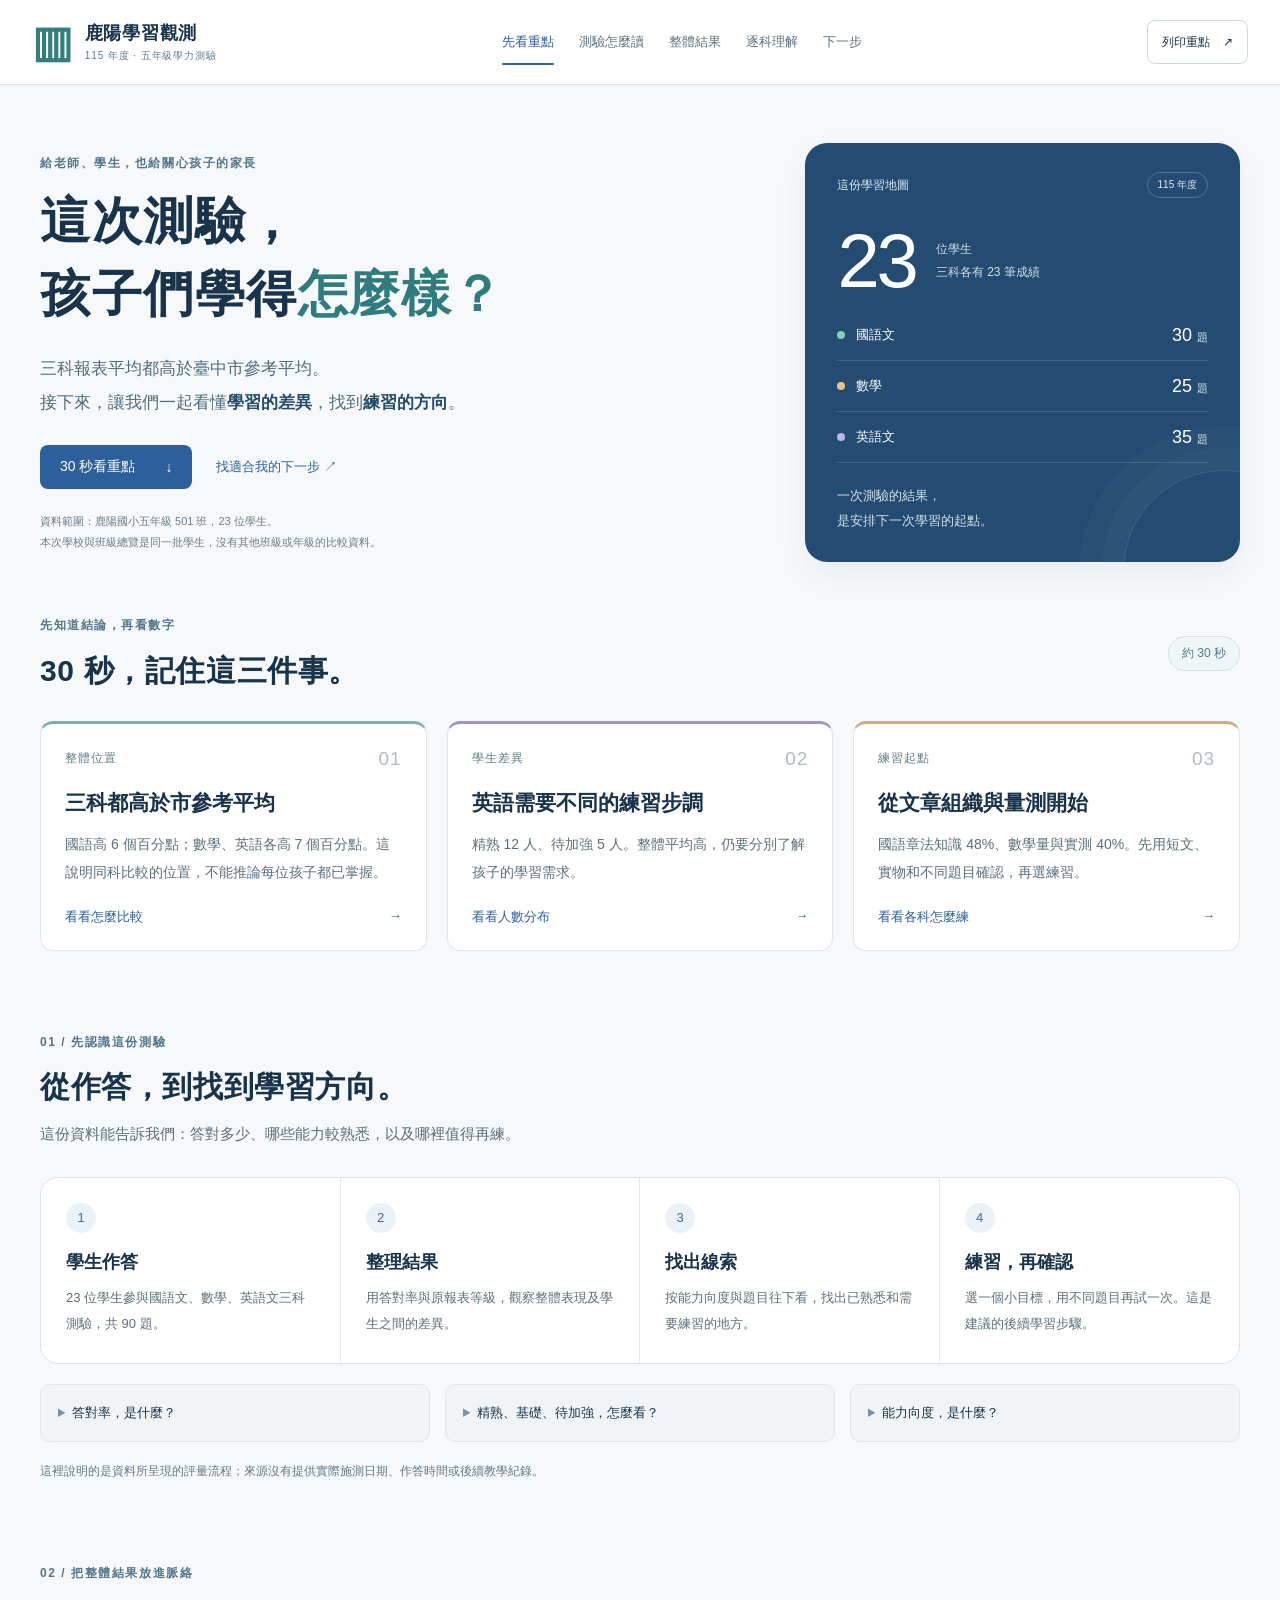
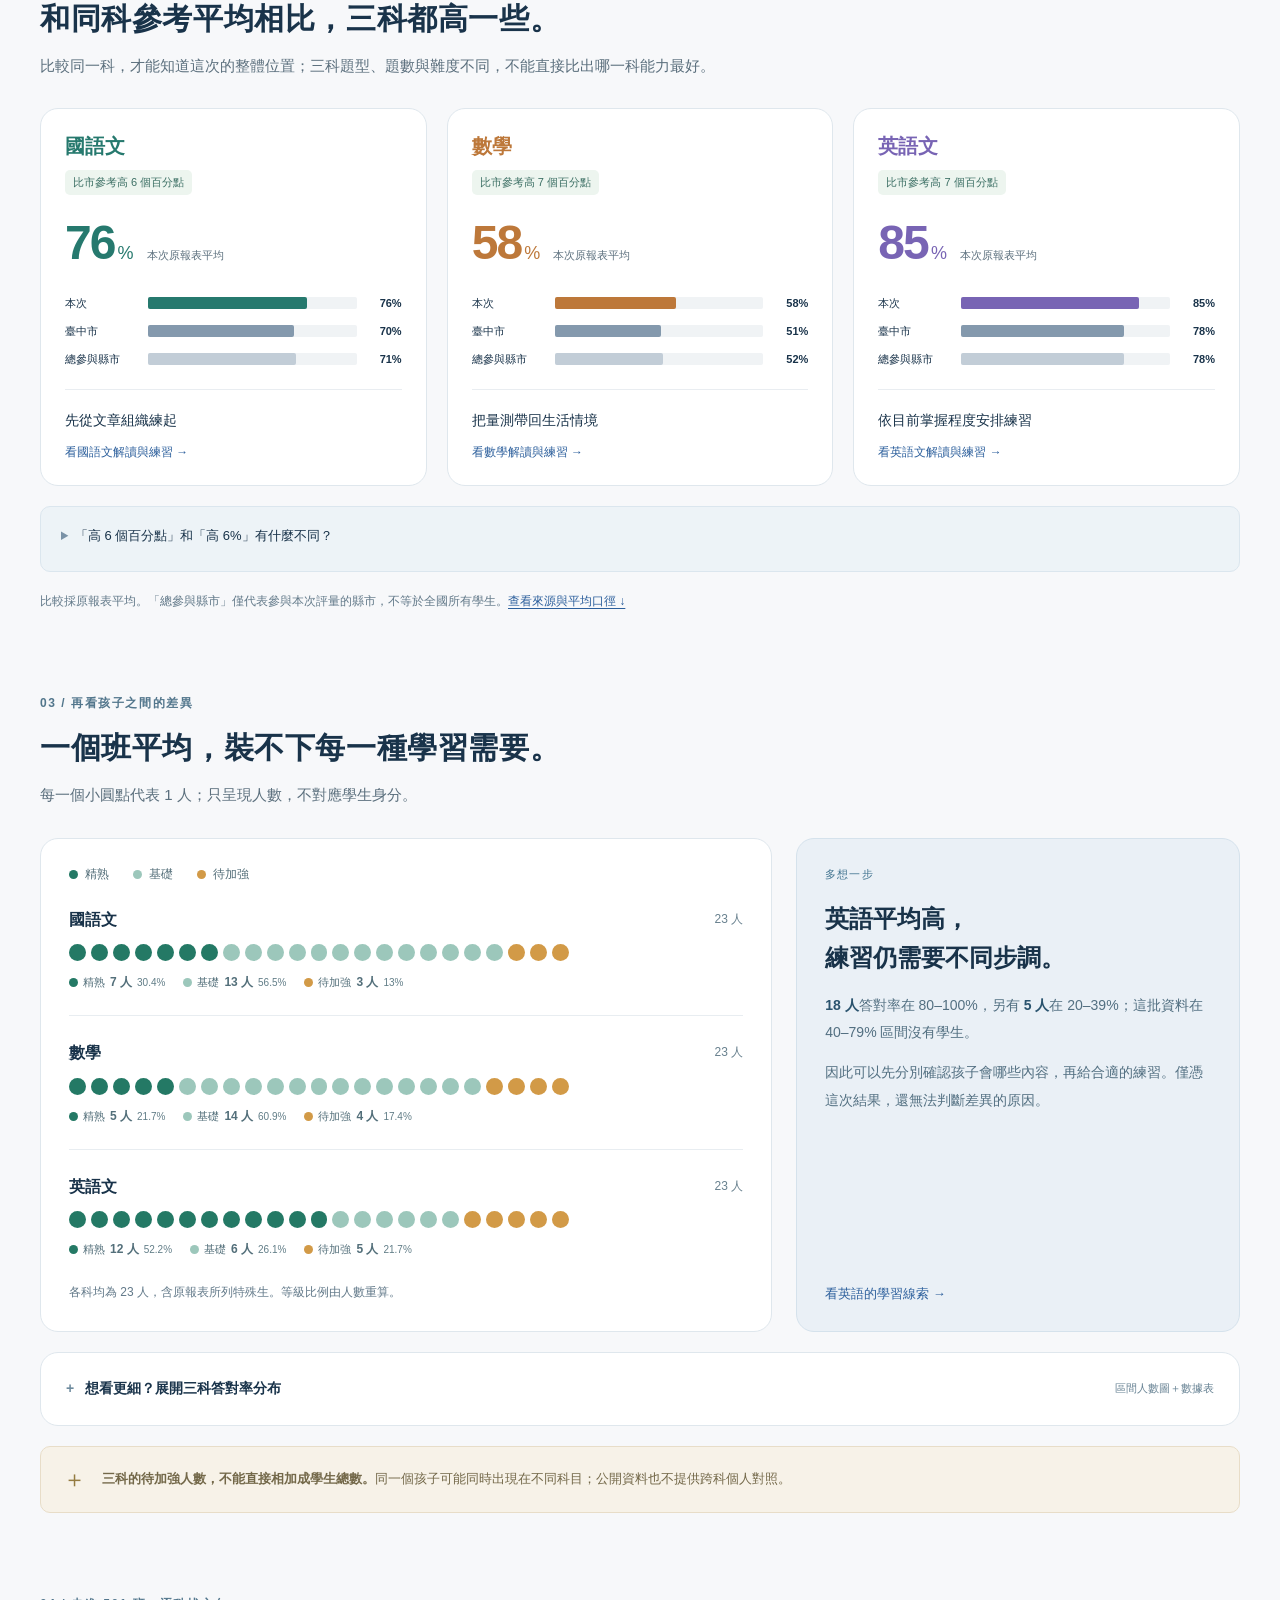
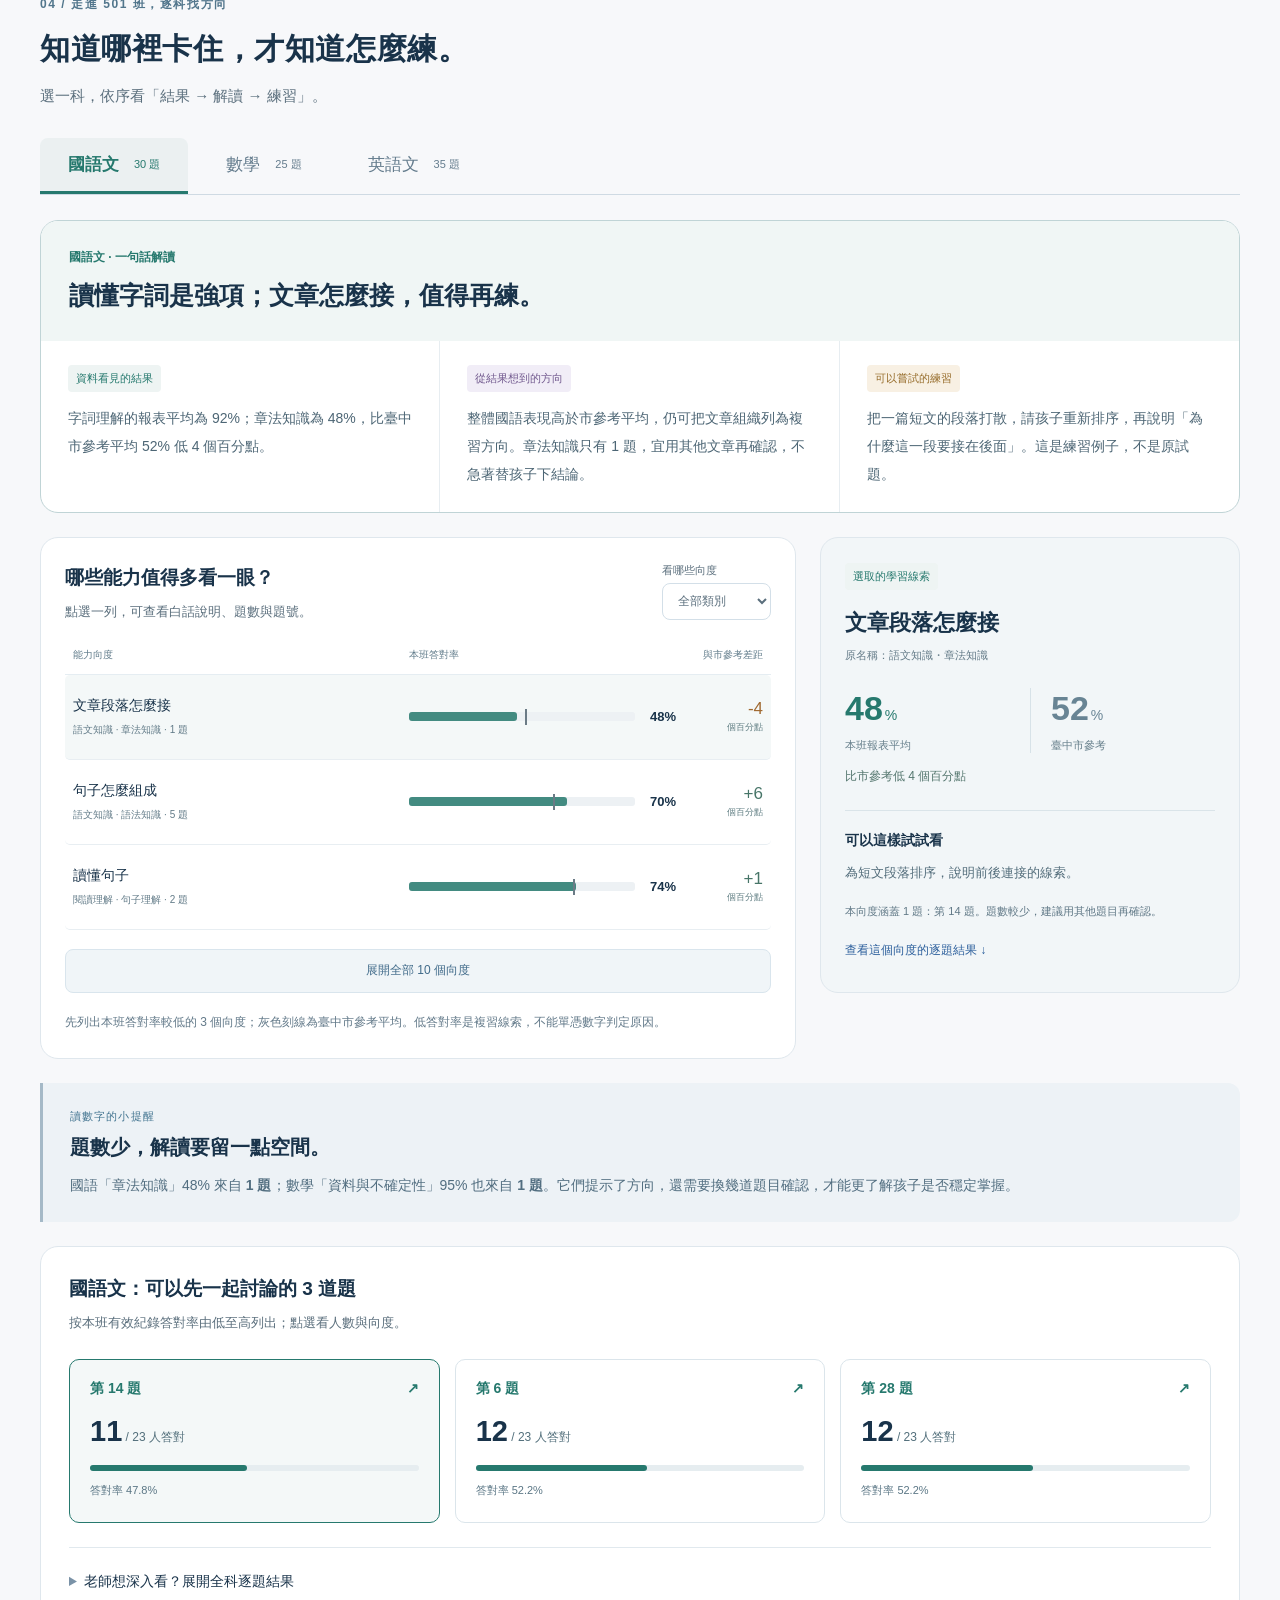
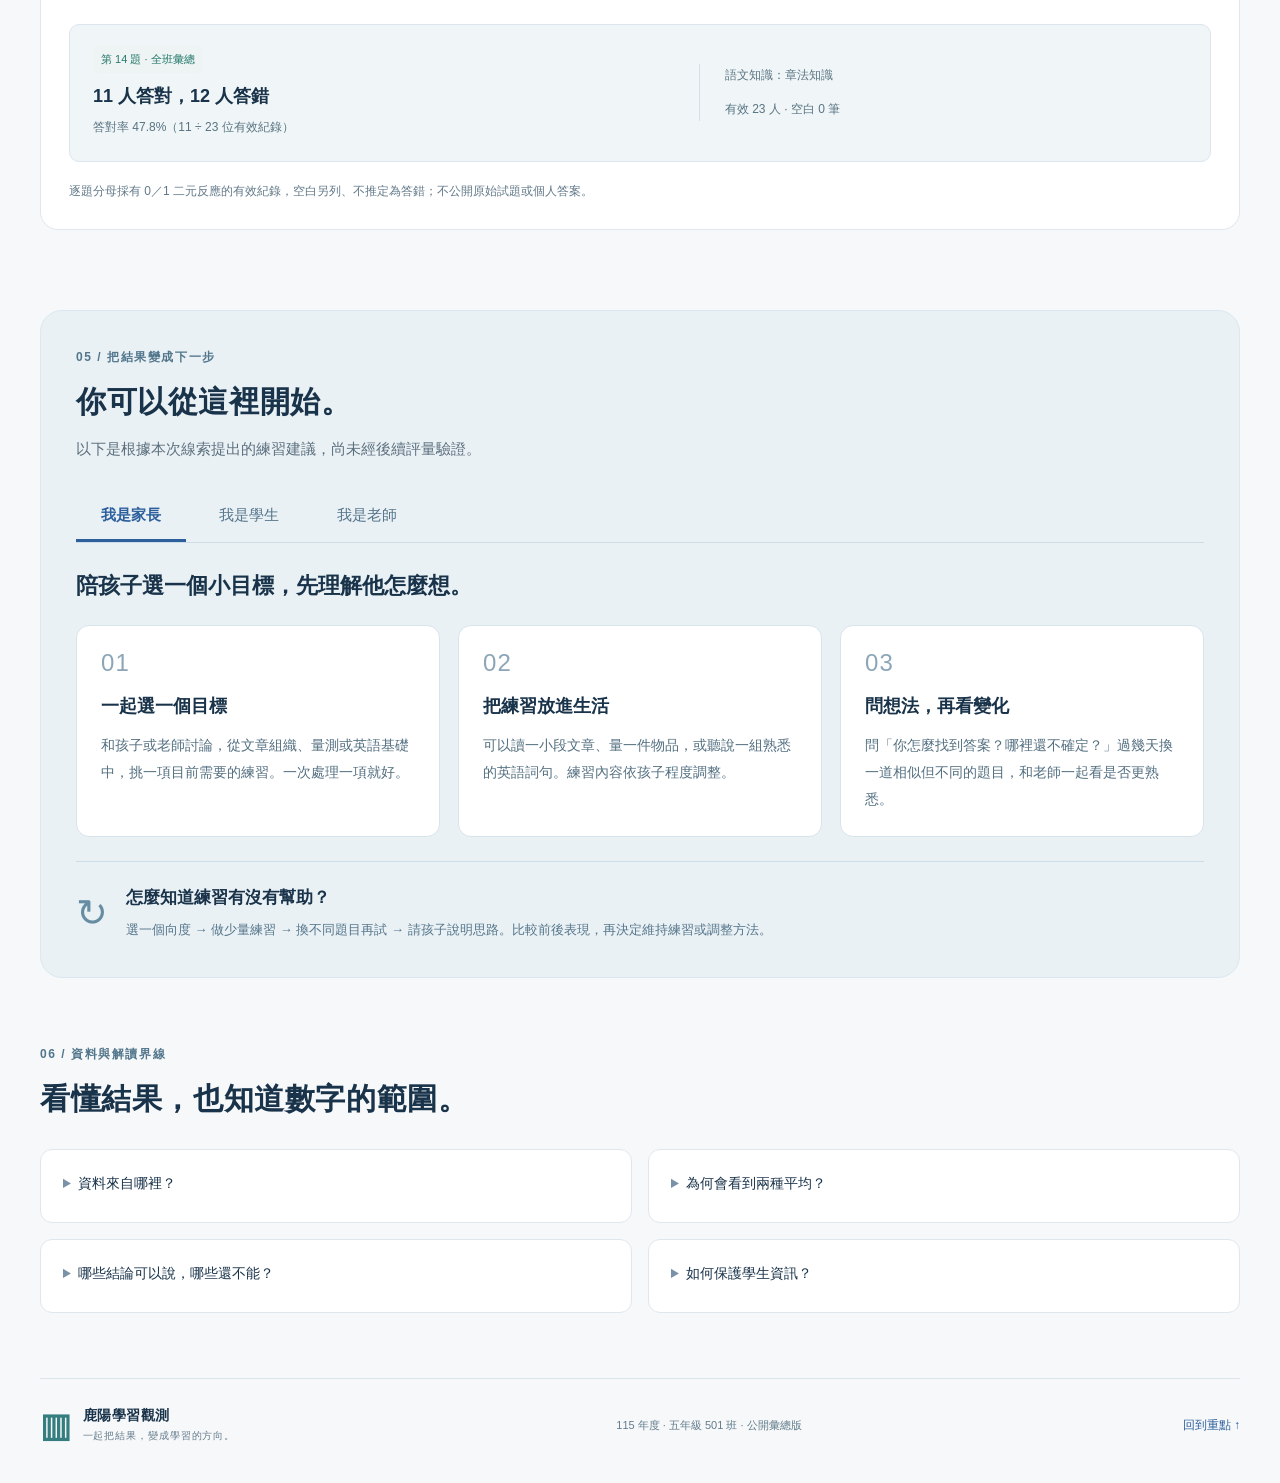
<file: index.html>
<!doctype html>
<html lang="zh-Hant">
<head>
<meta charset="utf-8"><meta name="viewport" content="width=device-width,initial-scale=1"><meta name="theme-color" content="#244c72">
<meta name="description" content="一起讀懂 115 年度鹿陽國小五年級學力測驗：30 秒重點、測驗流程、同科參考比較、班級學習差異，以及老師、學生與家長的下一步。">
<title>一起讀懂學力測驗｜115 年度鹿陽學習觀測</title>
<link rel="icon" href="./favicon.svg" type="image/svg+xml"><link rel="stylesheet" href="./styles.css"><script src="./app.js" defer></script>
</head>
<body>
<a class="skip-link" href="#main">跳到主要內容</a>
<header class="site-header"><div class="header-inner"><a href="#overview" class="brand"><span class="brand-mark" aria-hidden="true">▥</span><span>鹿陽學習觀測<small>115 年度 · 五年級學力測驗</small></span></a><nav aria-label="主要導覽"><a href="#overview">先看重點</a><a href="#how">測驗怎麼讀</a><a href="#school">整體結果</a><a href="#subjects">逐科理解</a><a href="#next">下一步</a></nav><button type="button" class="print-button" id="print-button">列印重點 <span aria-hidden="true">↗</span></button></div></header>
<main id="main">
<div id="loading" role="status">正在整理這次測驗的學習線索…</div>
<div id="dashboard" hidden>
<section class="hero section" id="overview" aria-labelledby="hero-title"><div class="hero-copy"><p class="eyebrow">給老師、學生，也給關心孩子的家長</p><h1 id="hero-title">這次測驗，<br>孩子們學得<span>怎麼樣？</span></h1><p class="hero-lead">三科報表平均都高於臺中市參考平均。<br>接下來，讓我們一起看懂<strong>學習的差異</strong>，找到<strong>練習的方向</strong>。</p><div class="hero-links"><a class="primary-link" href="#quick-read">30 秒看重點 <span aria-hidden="true">↓</span></a><a class="secondary-link" href="#next">找適合我的下一步 ↗</a></div><p class="scope-caption">資料範圍：鹿陽國小五年級 501 班，23 位學生。<br>本次學校與班級總覽是同一批學生，沒有其他班級或年級的比較資料。</p></div><aside class="hero-map" aria-label="本次測驗範圍"><div class="map-top"><span>這份學習地圖</span><span class="pill">115 年度</span></div><div class="map-number"><strong>23</strong><span>位學生<br>三科各有 23 筆成績</span></div><div class="subject-counts"><div><span class="subject-dot chinese"></span><span>國語文</span><strong>30 <small>題</small></strong></div><div><span class="subject-dot math"></span><span>數學</span><strong>25 <small>題</small></strong></div><div><span class="subject-dot english"></span><span>英語文</span><strong>35 <small>題</small></strong></div></div><p>一次測驗的結果，<br>是安排下一次學習的起點。</p></aside></section>
<section id="quick-read" class="quick-section section" aria-labelledby="quick-title"><div class="section-heading"><div><p class="eyebrow">先知道結論，再看數字</p><h2 id="quick-title">30 秒，記住這三件事。</h2></div><span class="reading-label">約 30 秒</span></div><div class="quick-grid" id="quick-cards"></div></section>
<section id="how" class="section" aria-labelledby="how-title"><div class="section-heading"><div><p class="eyebrow">01 / 先認識這份測驗</p><h2 id="how-title">從作答，到找到學習方向。</h2><p>這份資料能告訴我們：答對多少、哪些能力較熟悉，以及哪裡值得再練。</p></div></div><div class="process-grid"><article><span class="step">1</span><h3>學生作答</h3><p>23 位學生參與國語文、數學、英語文三科測驗，共 90 題。</p></article><article><span class="step">2</span><h3>整理結果</h3><p>用答對率與原報表等級，觀察整體表現及學生之間的差異。</p></article><article><span class="step">3</span><h3>找出線索</h3><p>按能力向度與題目往下看，找出已熟悉和需要練習的地方。</p></article><article><span class="step">4</span><h3>練習，再確認</h3><p>選一個小目標，用不同題目再試一次。這是建議的後續學習步驟。</p></article></div><div class="glossary"><details><summary>答對率，是什麼？</summary><p>答對的題目占全部題目的比例。例如 10 題答對 8 題，答對率就是 80%。本網站的「報表平均」直接採用原班平均檔。</p></details><details><summary>精熟、基礎、待加強，怎麼看？</summary><p>這三種等級沿用來源報表的分類，用來觀察不同學習需求。本網站沒有自行以 60 分等分數切分，也不把等級當成孩子的固定標籤。</p></details><details><summary>能力向度，是什麼？</summary><p>把題目按評量內容分類。例如國語的「章法知識」觀察文章組織，數學的「量與實測」觀察量測相關表現。往下會用白話搭配原名稱說明。</p></details></div><p class="footnote">這裡說明的是資料所呈現的評量流程；來源沒有提供實際施測日期、作答時間或後續教學紀錄。</p></section>
<section id="school" class="section" aria-labelledby="school-title"><div class="section-heading"><div><p class="eyebrow">02 / 把整體結果放進脈絡</p><h2 id="school-title">和同科參考平均相比，三科都高一些。</h2><p>比較同一科，才能知道這次的整體位置；三科題型、題數與難度不同，不能直接比出哪一科能力最好。</p></div></div><div class="benchmark-grid" id="benchmark-cards"></div><details class="explain-inline"><summary>「高 6 個百分點」和「高 6%」有什麼不同？</summary><p>以國語文為例，76% − 70% ＝ 6 個百分點，描述兩個百分比相差多少。本網站用「百分點」標示差距，避免和成長率混淆。</p></details><p class="footnote">比較採原報表平均。「總參與縣市」僅代表參與本次評量的縣市，不等於全國所有學生。<a href="#methods">查看來源與平均口徑 ↓</a></p></section>
<section id="learners" class="section" aria-labelledby="learners-title"><div class="section-heading"><div><p class="eyebrow">03 / 再看孩子之間的差異</p><h2 id="learners-title">一個班平均，裝不下每一種學習需要。</h2><p>每一個小圓點代表 1 人；只呈現人數，不對應學生身分。</p></div></div><div class="learners-layout"><article class="panel"><div class="legend"><span><i class="mastery"></i>精熟</span><span><i class="basic"></i>基礎</span><span><i class="support"></i>待加強</span></div><div id="level-chart" class="people-chart"></div><p class="footnote">各科均為 23 人，含原報表所列特殊生。等級比例由人數重算。</p></article><aside class="insight-panel"><span class="insight-label">多想一步</span><h3>英語平均高，<br>練習仍需要不同步調。</h3><p><strong>18 人</strong>答對率在 80–100%，另有<strong> 5 人</strong>在 20–39%；這批資料在 40–79% 區間沒有學生。</p><p>因此可以先分別確認孩子會哪些內容，再給合適的練習。僅憑這次結果，還無法判斷差異的原因。</p><a href="#subjects" data-open-subject="english">看英語的學習線索 →</a></aside></div><details class="panel distribution-panel"><summary><span>想看更細？展開三科答對率分布</span><span class="summary-hint">區間人數圖＋數據表</span></summary><div class="distribution-content"><div class="panel-heading"><div><h3>每個答對率區間，有多少人？</h3><p>區間分布與學習等級是兩種不同分類。</p></div><label>顯示科目<select id="distribution-filter"><option value="all">全部科目</option><option value="chinese">國語文</option><option value="math">數學</option><option value="english">英語文</option></select></label></div><div id="distribution-chart"></div><div class="table-scroll" id="distribution-table"></div></div></details><div class="one-more-note"><span aria-hidden="true">＋</span><p><strong>三科的待加強人數，不能直接相加成學生總數。</strong>同一個孩子可能同時出現在不同科目；公開資料也不提供跨科個人對照。</p></div></section>
<section id="subjects" class="section" aria-labelledby="subjects-title"><div class="section-heading"><div><p class="eyebrow">04 / 走進 501 班，逐科找方向</p><h2 id="subjects-title">知道哪裡卡住，才知道怎麼練。</h2><p>選一科，依序看「結果 → 解讀 → 練習」。</p></div></div><div id="subject-tabs" class="subject-tabs" aria-label="切換分析科目"></div><article class="subject-story" id="subject-story" aria-live="polite"></article><div class="subject-detail-grid"><article class="panel skills-panel"><div class="panel-heading"><div><h3 id="skill-heading">哪些能力值得多看一眼？</h3><p>點選一列，可查看白話說明、題數與題號。</p></div><label>看哪些向度<select id="dimension-group"></select></label></div><div class="skill-key"><span>能力向度</span><span>本班答對率</span><span>與市參考差距</span></div><div id="dimension-chart"></div><button class="expand-button" id="expand-dimensions" type="button" aria-expanded="false">展開全部向度</button><p class="footnote">先列出本班答對率較低的 3 個向度；灰色刻線為臺中市參考平均。低答對率是複習線索，不能單憑數字判定原因。</p></article><aside class="dimension-detail panel" id="dimension-detail" aria-live="polite"></aside></div><article class="evidence-note"><span class="insight-label">讀數字的小提醒</span><h3>題數少，解讀要留一點空間。</h3><p>國語「章法知識」48% 來自 <strong>1 題</strong>；數學「資料與不確定性」95% 也來自 <strong>1 題</strong>。它們提示了方向，還需要換幾道題目確認，才能更了解孩子是否穩定掌握。</p></article><article class="panel hard-panel"><div class="panel-heading"><div><h3 id="hard-heading">可以先一起討論的 3 道題</h3><p>按本班有效紀錄答對率由低至高列出；點選看人數與向度。</p></div></div><div class="hard-grid" id="hard-items"></div><details id="question-explorer"><summary>老師想深入看？展開全科逐題結果</summary><div class="question-controls"><label>題目範圍<select id="question-filter"><option value="all">全部題目</option><option value="dimension">目前選取向度</option></select></label><label>排列<select id="question-sort"><option value="original">依題號</option><option value="ascending">答對率由低至高</option></select></label></div><div class="question-grid" id="question-grid"></div></details><div class="question-detail" id="question-detail" aria-live="polite"></div><p class="footnote">逐題分母採有 0／1 二元反應的有效紀錄，空白另列、不推定為答錯；不公開原始試題或個人答案。</p></article></section>
<section id="next" class="section next-section" aria-labelledby="next-title"><div class="section-heading"><div><p class="eyebrow">05 / 把結果變成下一步</p><h2 id="next-title">你可以從這裡開始。</h2><p>以下是根據本次線索提出的練習建議，尚未經後續評量驗證。</p></div></div><div class="audience-tabs" id="audience-tabs" aria-label="依身分查看建議"><button type="button" data-role="parent" aria-pressed="true">我是家長</button><button type="button" data-role="student" aria-pressed="false">我是學生</button><button type="button" data-role="teacher" aria-pressed="false">我是老師</button></div><div id="audience-content" aria-live="polite"></div><div class="review-strip"><span class="review-icon" aria-hidden="true">↻</span><div><h3>怎麼知道練習有沒有幫助？</h3><p>選一個向度 → 做少量練習 → 換不同題目再試 → 請孩子說明思路。比較前後表現，再決定維持練習或調整方法。</p></div></div></section>
<section id="methods" class="section methods-section" aria-labelledby="methods-title"><div class="section-heading"><div><p class="eyebrow">06 / 資料與解讀界線</p><h2 id="methods-title">看懂結果，也知道數字的範圍。</h2></div></div><div class="methods-grid"><details class="panel"><summary>資料來自哪裡？</summary><p>115 年度鹿陽國小五年級 501 班，國語文、數學、英語文三科各 23 筆。主要來源為各科「班平均」「各校等級資料」「答對率」「作答反應」Excel，於本機整理成彙總。</p><p id="context-note"></p><p><a href="https://clive520.github.io/lyps-assessment-115/" target="_blank" rel="noopener">查看參考分析網站 ↗</a></p></details><details class="panel"><summary>為何會看到兩種平均？</summary><p id="method-average"></p><div class="table-scroll" id="average-table"></div><p>整體比較和能力向度採「原報表平均」；等級與匿名分布採 23 筆學生紀錄。不同口徑分別標示，不互相替換。</p></details><details class="panel"><summary>哪些結論可以說，哪些還不能？</summary><p>可以描述這次的答對率、分布、題目及參考平均差距。單次成績不能證明進步或退步，也不能直接推論孩子的學習態度、造成差異的原因或教學成效。</p><p>白話解讀與練習例子是本網站提出的建議，並非官方診斷、原試題或已實施的教學紀錄。</p></details><details class="panel"><summary>如何保護學生資訊？</summary><p>公開版只保存彙總平均、人數、向度及逐題統計。不公開姓名、性別、座號、個人 PR、個別成績或跨科個人對照；原始 Excel、PDF 不上傳。</p><p>缺漏紀錄不補造。題目中的空白反應另列，不視為已答錯。</p></details></div></section>
<footer><a class="brand" href="#overview"><span class="brand-mark" aria-hidden="true">▥</span><span>鹿陽學習觀測<small>一起把結果，變成學習的方向。</small></span></a><p>115 年度 · 五年級 501 班 · 公開彙總版</p><a href="#overview">回到重點 ↑</a></footer>
</div><noscript><p class="error-message">請啟用 JavaScript 以顯示圖表與科目解讀。</p></noscript>
</main></body></html>
</file>
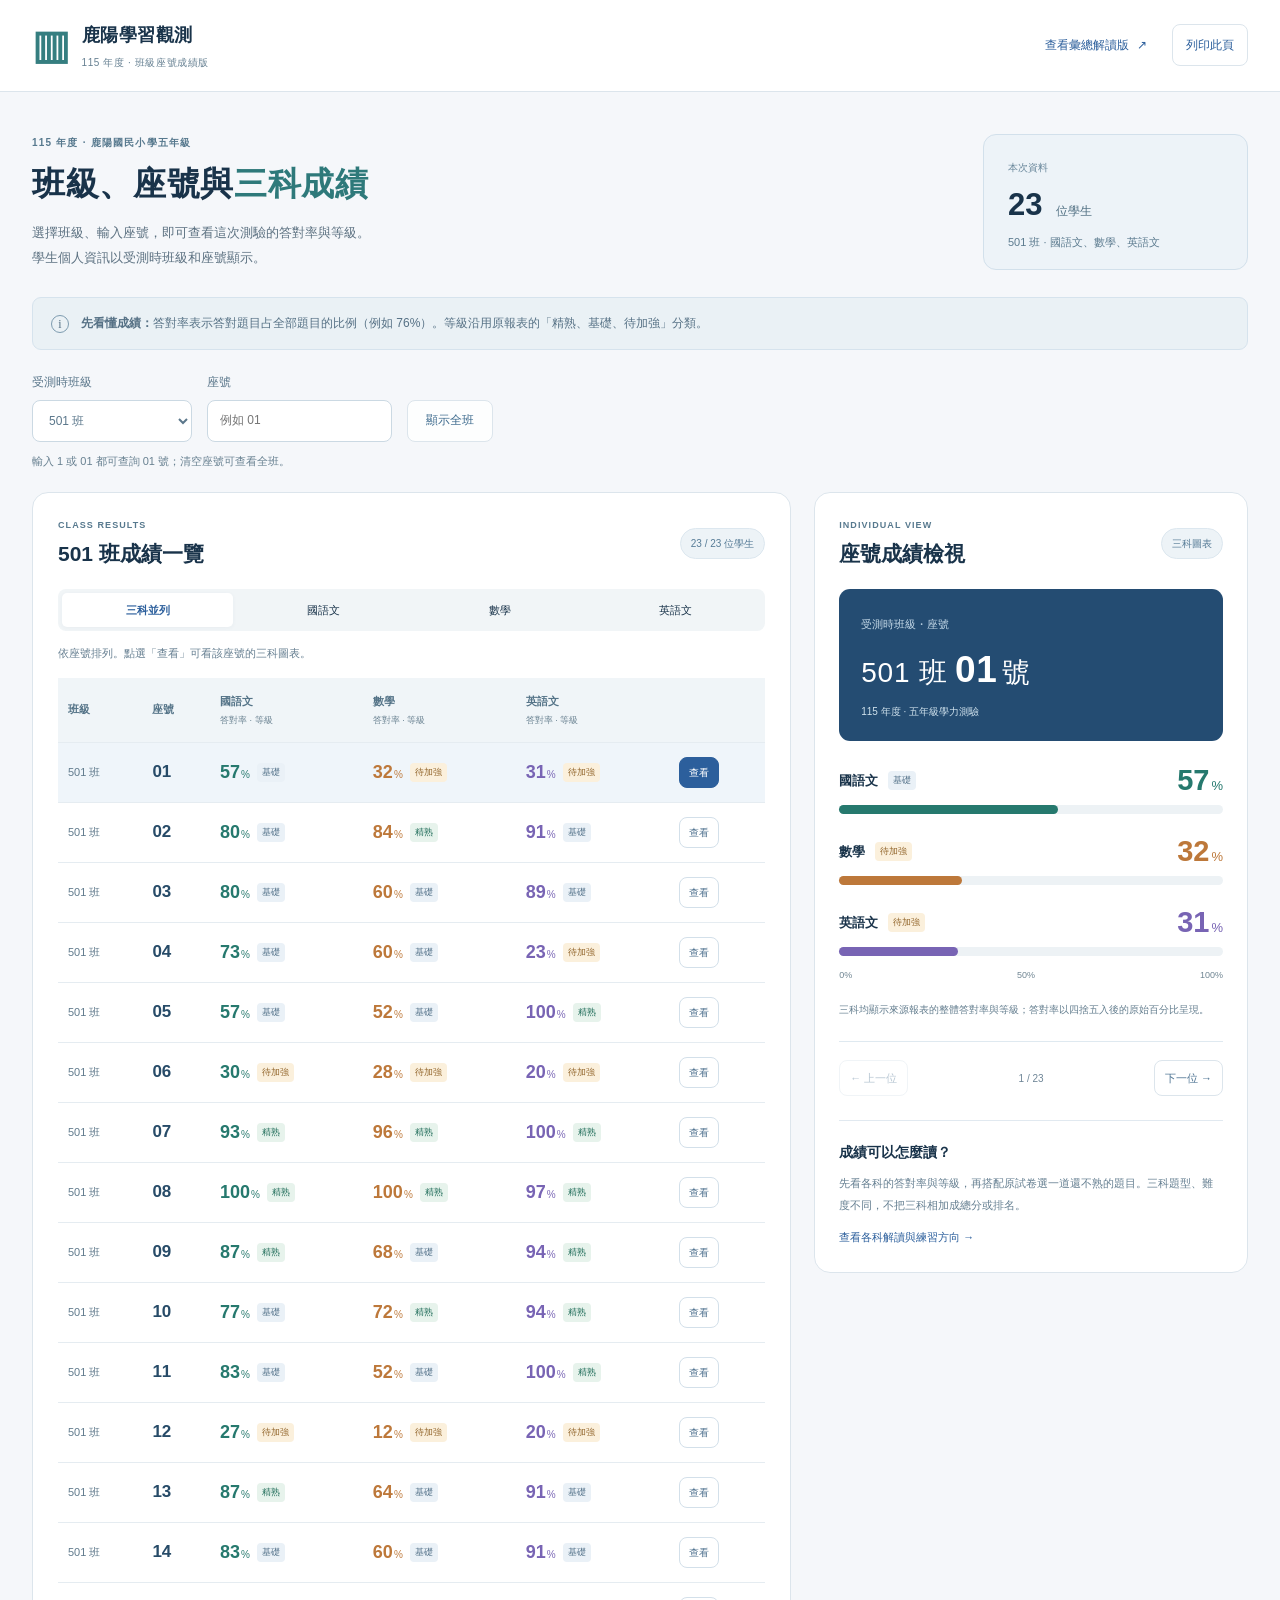
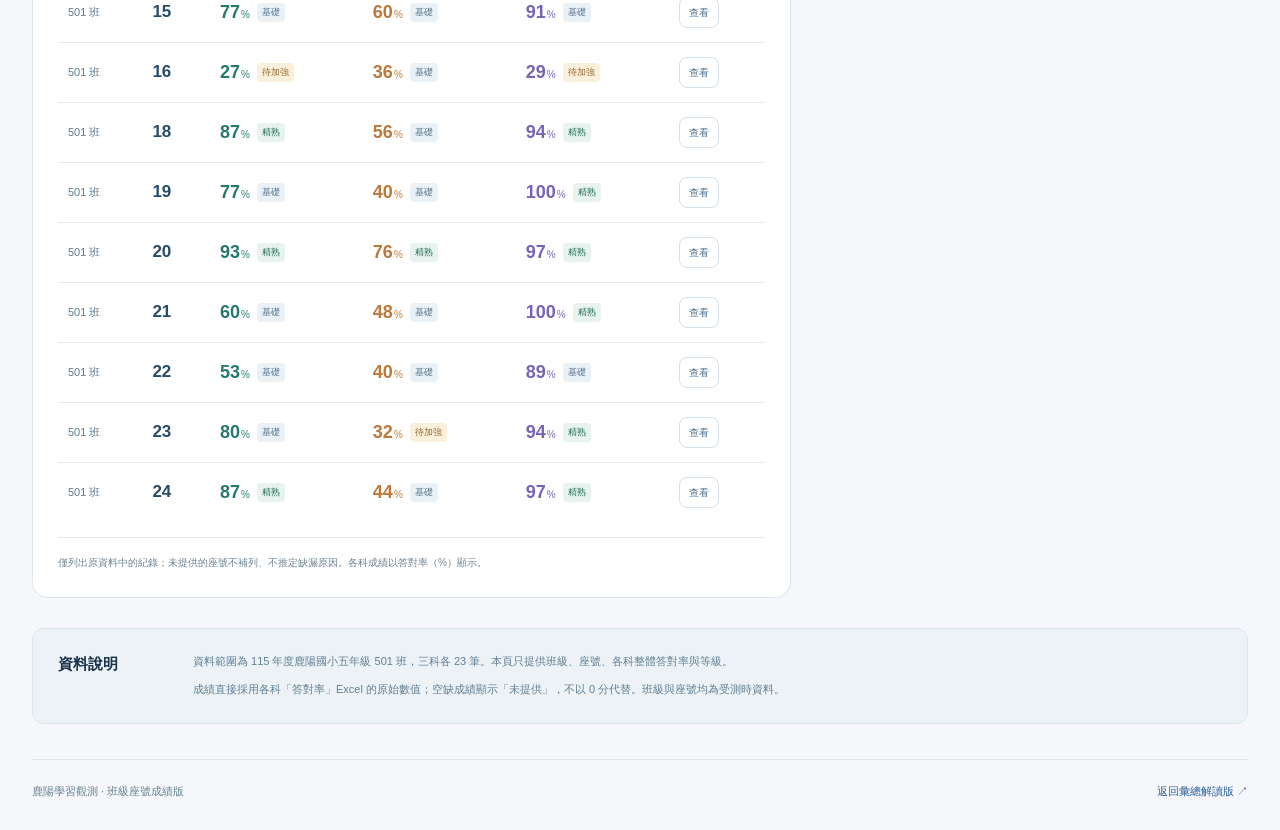
<file: class-results.html>
<!doctype html>
<html lang="zh-Hant">
<head>
  <meta charset="utf-8">
  <meta name="viewport" content="width=device-width,initial-scale=1">
  <meta name="theme-color" content="#244c72">
  <meta name="description" content="115 年度鹿陽國小五年級學力測驗班級座號成績版，以班級與座號查看國語文、數學、英語文答對率及等級。">
  <title>班級座號成績版｜115 年度鹿陽學習觀測</title>
  <link rel="icon" href="./favicon.svg" type="image/svg+xml">
  <link rel="stylesheet" href="./class-results.css">
  <script src="./class-results.js" defer></script>
</head>
<body>
  <a class="skip-link" href="#main">跳到成績查詢</a>
  <header class="site-header"><div class="header-inner">
    <a class="brand" href="./index.html"><span class="brand-mark" aria-hidden="true">▥</span><span>鹿陽學習觀測<small>115 年度 · 班級座號成績版</small></span></a>
    <div class="header-actions"><a href="./index.html" class="back-link">查看彙總解讀版 <span aria-hidden="true">↗</span></a><button type="button" id="print-button">列印此頁</button></div>
  </div></header>
  <main id="main">
    <section class="page-intro" aria-labelledby="page-heading">
      <div><p class="eyebrow">115 年度 · 鹿陽國民小學五年級</p><h1 id="page-heading">班級、座號與<span>三科成績</span></h1><p class="intro-text">選擇班級、輸入座號，即可查看這次測驗的答對率與等級。<br>學生個人資訊以受測時班級和座號顯示。</p></div>
      <div class="scope-card"><span>本次資料</span><strong id="scope-count">23 <small>位學生</small></strong><p id="scope-description">501 班 · 國語文、數學、英語文</p></div>
    </section>
    <div class="score-explainer"><span class="info-icon" aria-hidden="true">i</span><p><strong>先看懂成績：</strong>答對率表示答對題目占全部題目的比例（例如 76%）。等級沿用原報表的「精熟、基礎、待加強」分類。</p></div>
    <div id="loading" role="status">正在載入成績…</div>
    <div id="results-app" hidden>
      <section class="filters-panel" aria-label="篩選班級與座號">
        <div class="filter-fields"><label for="class-filter">受測時班級<select id="class-filter"></select></label><label for="seat-search" class="seat-field">座號<input id="seat-search" type="search" inputmode="numeric" autocomplete="off" maxlength="2" placeholder="例如 01" aria-describedby="seat-help"></label><button id="reset-filters" type="button">顯示全班</button></div>
        <p id="seat-help">輸入 1 或 01 都可查詢 01 號；清空座號可查看全班。</p>
      </section>
      <div class="results-layout">
        <section class="roster-panel panel" aria-labelledby="roster-heading">
          <div class="panel-heading"><div><p class="eyebrow">CLASS RESULTS</p><h2 id="roster-heading">班級成績一覽</h2></div><span class="result-count" id="result-count" role="status" aria-live="polite"></span></div>
          <div class="subject-view" id="subject-view" aria-label="顯示科目"><button type="button" data-subject="all" aria-pressed="true">三科並列</button><button type="button" data-subject="chinese" aria-pressed="false">國語文</button><button type="button" data-subject="math" aria-pressed="false">數學</button><button type="button" data-subject="english" aria-pressed="false">英語文</button></div>
          <p class="table-hint" id="roster-hint">依座號排列。點選「查看」可看該座號的三科圖表。</p>
          <div class="table-scroll desktop-roster"><table id="results-table"><caption class="sr-only">依班級座號排列的測驗答對率與等級</caption><thead id="results-head"></thead><tbody id="results-body"></tbody></table></div>
          <div class="mobile-roster" id="mobile-roster"></div>
          <div class="empty-state" id="empty-state" hidden><span aria-hidden="true">⌕</span><h3>沒有符合的座號</h3><p>請輸入原資料中提供的座號，或按「顯示全班」重新查看。</p></div>
          <p class="source-note">僅列出原資料中的紀錄；未提供的座號不補列、不推定缺漏原因。各科成績以答對率（%）顯示。</p>
        </section>
        <aside class="student-panel panel" aria-labelledby="student-heading">
          <div class="panel-heading"><div><p class="eyebrow">INDIVIDUAL VIEW</p><h2 id="student-heading">座號成績檢視</h2></div><span class="view-badge">三科圖表</span></div>
          <div id="student-detail" aria-live="polite"></div>
          <div class="student-navigation" id="student-navigation"><button type="button" id="previous-student" aria-label="查看上一個座號">← 上一位</button><span id="student-position"></span><button type="button" id="next-student" aria-label="查看下一個座號">下一位 →</button></div>
          <button type="button" id="back-to-roster" class="return-roster">回到班級成績一覽 ↑</button>
          <div class="detail-guide"><h3>成績可以怎麼讀？</h3><p>先看各科的答對率與等級，再搭配原試卷選一道還不熟的題目。三科題型、難度不同，不把三科相加成總分或排名。</p><a href="./index.html#subjects">查看各科解讀與練習方向 →</a></div>
        </aside>
      </div>
      <section class="data-note" aria-labelledby="data-note-heading"><h2 id="data-note-heading">資料說明</h2><div><p>資料範圍為 115 年度鹿陽國小五年級 501 班，三科各 23 筆。本頁只提供班級、座號、各科整體答對率與等級。</p><p>成績直接採用各科「答對率」Excel 的原始數值；空缺成績顯示「未提供」，不以 0 分代替。班級與座號均為受測時資料。</p></div></section>
    </div>
    <noscript><p class="load-error">請啟用 JavaScript 以顯示成績。</p></noscript>
    <footer><span>鹿陽學習觀測 · 班級座號成績版</span><a href="./index.html">返回彙總解讀版 ↗</a></footer>
  </main>
</body>
</html>
</file>
<file: styles.css>
@charset "UTF-8";
:root{--bg:#f7f8fa;--ink:#19334a;--muted:#5b6f7d;--line:#dfe7ed;--blue:#2c5f9c;--mastery:#247965;--basic:#9cc7bb;--support:#d29a47;--radius:18px;font-family:"Segoe UI","Noto Sans TC","Microsoft JhengHei",sans-serif;color:var(--ink);background:var(--bg);font-size:16px}
*{box-sizing:border-box}html{scroll-behavior:smooth;scroll-padding-top:108px}body{margin:0}a{color:inherit;text-decoration:none}button,select{font:inherit;color:inherit;min-height:44px}button{cursor:pointer;border:0}button:focus-visible,a:focus-visible,select:focus-visible,summary:focus-visible{outline:3px solid #b87b23;outline-offset:4px}h1,h2,h3,h4,p{margin:0}p{line-height:1.95}h2{font-size:30px;line-height:1.5;letter-spacing:.02em}h3{font-size:21px;line-height:1.6}h4{font-size:17px;line-height:1.6}small{font-weight:400}select{border:1px solid #d3dfe8;border-radius:8px;background:white;padding:9px 28px 9px 11px;font-size:13px;max-width:100%}label{display:flex;align-items:center;gap:9px;font-size:13px;color:var(--muted)}summary{cursor:pointer;line-height:1.7;font-weight:600;min-height:36px;padding:4px 0}summary::marker{color:#7a92a7}details>p{font-size:14px;line-height:1.95;margin-top:14px;color:var(--muted)}details>p a,.footnote a{color:var(--blue);text-decoration:underline;text-underline-offset:3px}[hidden]{display:none!important}.skip-link{position:fixed;left:10px;top:8px;padding:14px 20px;color:white;background:var(--ink);z-index:30;transform:translateY(-150%)}.skip-link:focus{transform:none}
.site-header{position:sticky;top:0;background:#ffffffef;backdrop-filter:blur(14px);border-bottom:1px solid var(--line);z-index:15}.header-inner{max-width:1304px;padding:0 32px;height:84px;margin:auto;display:flex;align-items:center;justify-content:space-between;gap:20px}.brand{display:flex;gap:11px;align-items:center;font-size:18px;font-weight:750;letter-spacing:.04em;white-space:nowrap}.brand small{display:block;font-size:10px;color:#627b8b;letter-spacing:.09em;margin-top:4px}.brand-mark{font-size:43px;line-height:1;color:#357e80}.site-header nav{display:flex;align-items:center;gap:25px;font-size:13px;color:#5c7181}.site-header nav a{position:relative;white-space:nowrap;padding:31px 0}.site-header nav a:hover,.site-header nav a.active{color:var(--blue)}.site-header nav a.active:after{content:"";position:absolute;bottom:17px;left:0;right:0;height:2px;background:var(--blue);border-radius:4px}.print-button{padding:10px 14px;border:1px solid #cad9e5;border-radius:8px;background:white;font-size:12px;white-space:nowrap}.print-button span{margin-left:10px}main{max-width:1264px;margin:auto;padding:0 32px}.section{padding:80px 0 0}.section-heading{display:flex;justify-content:space-between;align-items:center;gap:24px;margin-bottom:28px}.section-heading p:not(.eyebrow){color:var(--muted);font-size:15px;margin-top:10px;max-width:860px}.eyebrow{font-size:12px;letter-spacing:.13em;color:#52768c;font-weight:650;margin-bottom:10px}.reading-label{font-size:12px;border:1px solid #d4e1e8;background:#f0f5f8;padding:8px 13px;border-radius:40px;white-space:nowrap;color:#55778a}
.hero{padding-top:58px;display:grid;grid-template-columns:1.6fr 1fr;gap:70px;align-items:center}.hero h1{font-size:50px;line-height:1.45;letter-spacing:.03em;font-weight:750}.hero h1 span{color:#2e7c7d}.hero-lead{font-size:17px;color:#516c7c;line-height:2;margin-top:22px}.hero-lead strong{color:#254d69;font-weight:650}.hero-links{display:flex;gap:24px;align-items:center;margin-top:25px}.primary-link{display:flex;justify-content:space-between;gap:30px;align-items:center;background:var(--blue);color:white;border-radius:8px;padding:13px 20px;font-size:14px}.primary-link:hover{background:#244b80}.secondary-link{font-size:13px;color:var(--blue)}.scope-caption{font-size:11px;color:#697e89;line-height:1.9;margin-top:22px}.hero-map{border-radius:22px;background:#244c72;color:white;padding:29px 32px;box-shadow:0 12px 32px #244c7210;position:relative;overflow:hidden}.hero-map:after{content:"";position:absolute;width:200px;height:200px;right:-85px;bottom:-110px;border:1px solid #a4c5d02e;border-radius:50%;box-shadow:0 0 0 22px #a4c5d008,0 0 0 44px #a4c5d008;pointer-events:none}.map-top{display:flex;justify-content:space-between;align-items:center;gap:20px;font-size:12px;color:#dcebf2}.pill{font-size:10px;border:1px solid #91adbf66;padding:5px 10px;border-radius:40px;white-space:nowrap}.map-number{display:flex;gap:20px;align-items:center;margin:21px 0 22px}.map-number>strong{font-size:76px;line-height:1.1;font-weight:500;letter-spacing:-.04em}.map-number>span{font-size:12px;line-height:1.9;color:#cee0eb}.subject-counts{display:grid;gap:15px}.subject-counts>div{display:flex;align-items:center;font-size:13px;border-bottom:1px solid #c2deee29;padding-bottom:14px;gap:11px}.subject-counts strong{margin-left:auto;font-size:18px;font-weight:500}.subject-counts small{font-size:11px;color:#d6e7ed}.subject-dot{width:8px;height:8px;border-radius:50%;display:inline-block}.chinese{background:#85cdb9}.math{background:#efc18b}.english{background:#c1b3e9}.hero-map>p{font-size:13px;color:#d2e4ed;margin-top:20px}
.quick-section{padding-top:52px}.quick-grid,.benchmark-grid{display:grid;grid-template-columns:repeat(3,minmax(0,1fr));gap:20px}.quick-card{border:1px solid var(--line);border-top:3px solid #7eafaa;background:white;border-radius:13px;padding:24px;display:flex;flex-direction:column}.quick-card:nth-child(2){border-top-color:#a295c3}.quick-card:nth-child(3){border-top-color:#cfac81}.quick-top{display:flex;justify-content:space-between;align-items:center;color:#5d7b86;font-size:12px;letter-spacing:.08em}.quick-number{font-size:19px;color:#aebec5}.quick-card h3{font-size:21px;margin:16px 0 12px}.quick-card p{color:var(--muted);font-size:14px}.quick-card a{display:flex;justify-content:space-between;font-size:13px;color:var(--blue);margin-top:auto;padding-top:22px}.process-grid{display:grid;grid-template-columns:repeat(4,minmax(0,1fr));border:1px solid #dae4eb;background:white;border-radius:var(--radius);overflow:hidden}.process-grid>article{padding:25px 25px 27px;border-right:1px solid #e2e9ee}.process-grid>article:last-child{border:0}.step{width:30px;height:30px;border-radius:50%;display:grid;place-items:center;background:#eaf1f8;color:#416c91;font-size:13px}.process-grid h3{font-size:18px;margin:15px 0 9px}.process-grid p{font-size:13px;color:var(--muted)}.glossary{display:grid;grid-template-columns:repeat(3,minmax(0,1fr));gap:15px;margin-top:20px;align-items:start}.glossary>details{border:1px solid var(--line);border-radius:10px;padding:13px 17px;background:#f0f4f7}.glossary summary{font-size:13px;min-height:30px;font-weight:500}.glossary p{font-size:13px}.footnote{font-size:12px;line-height:1.85;color:#627989;margin-top:18px}
.benchmark-card{padding:24px;background:white;border:1px solid var(--line);border-radius:var(--radius)}.card-top{display:flex;flex-direction:column;align-items:flex-start;gap:10px}.subject-name{color:var(--subject);font-size:20px;font-weight:700}.difference{color:#3d7065;background:#edf5ef;border-radius:5px;padding:5px 8px;font-size:11px}.benchmark-score{display:flex;align-items:baseline;gap:15px;margin:19px 0 24px}.benchmark-score>strong{font-size:48px;letter-spacing:-.04em;color:var(--subject);line-height:1.2}.benchmark-score strong small{font-size:18px;margin-left:3px}.benchmark-score>span{font-size:11px;color:var(--muted)}.benchmark-bars{display:grid;gap:13px}.benchmark-row{display:grid;grid-template-columns:74px minmax(0,1fr) 36px;align-items:center;gap:9px;font-size:11px}.benchmark-row>div{height:12px;background:#f0f3f5;border-radius:2px}.benchmark-row i{display:block;height:100%;border-radius:2px}.benchmark-row .own{background:var(--subject)}.benchmark-row .city{background:#8499ad}.benchmark-row .total{background:#c2cdd7}.benchmark-row strong{font-size:11px;font-weight:600;text-align:right}.card-takeaway{font-size:14px;border-top:1px solid #e9edf1;padding-top:17px;margin-top:22px}.text-link{font-size:12px;color:var(--blue);display:inline-block;margin-top:10px}.explain-inline{background:#edf3f7;border:1px solid #dbe6ee;border-radius:10px;padding:14px 20px;margin-top:20px}.explain-inline summary{font-size:13px;font-weight:500}.explain-inline p{font-size:13px}
.learners-layout{display:grid;grid-template-columns:minmax(0,1.65fr) minmax(0,1fr);gap:24px}.panel{background:white;border:1px solid var(--line);border-radius:var(--radius);padding:27px 28px}.legend{display:flex;gap:24px;font-size:12px;color:#526d78}.legend>span{display:flex;gap:7px;align-items:center}.legend i,.people-counts i{width:9px;height:9px;border-radius:50%;display:inline-block;flex-shrink:0}.mastery{background:var(--mastery)}.basic{background:var(--basic)}.support{background:var(--support)}.people-row{padding:24px 0;border-bottom:1px solid #e8edf1}.people-row:last-child{border:0;padding-bottom:5px}.people-label{display:flex;align-items:center;justify-content:space-between;margin-bottom:12px}.people-label h3{font-size:16px}.people-label>span{font-size:12px;color:#68808e}.people-dots{display:grid;grid-template-columns:repeat(23,minmax(0,1fr));gap:5px;max-width:500px}.people-dots i{width:100%;aspect-ratio:1;border-radius:50%}.people-counts{display:flex;gap:18px;flex-wrap:wrap;margin-top:13px;font-size:11px;color:#536f7a}.people-counts>span{display:flex;gap:5px;align-items:center}.people-counts strong{font-size:12px;font-weight:600}.people-counts small{font-size:10px;color:#617d87}.insight-panel{background:#eaf0f6;border:1px solid #d5e2ec;border-radius:var(--radius);padding:28px;display:flex;flex-direction:column}.insight-label{display:inline-block;font-size:11px;color:#427490;letter-spacing:.1em}.insight-panel h3{font-size:24px;margin:17px 0 14px;line-height:1.65}.insight-panel p{font-size:14px;color:#526f81;margin-bottom:13px}.insight-panel p strong{color:#2a536e}.insight-panel a{color:var(--blue);font-size:13px;margin-top:auto;padding-top:14px}.distribution-panel{padding:18px 25px;margin-top:20px}.distribution-panel>summary{display:flex;justify-content:space-between;align-items:center;font-size:14px;gap:15px;position:relative;padding-left:19px}.distribution-panel>summary:before{content:"+";position:absolute;left:0;color:#6e8b9e}.distribution-panel[open]>summary:before{content:"−"}.summary-hint{font-size:11px;color:#688394;font-weight:400}.distribution-content{margin-top:22px}.panel-heading{display:flex;justify-content:space-between;align-items:flex-start;gap:20px;margin-bottom:23px}.panel-heading p{font-size:13px;color:var(--muted);margin-top:6px}.panel-heading h3{font-size:19px}.panel-heading label{font-size:11px;flex-shrink:0;flex-direction:column;align-items:flex-start;gap:5px}.panel-heading select{font-size:12px;min-height:37px}.distribution-bin{border-bottom:1px solid #edf1f4;padding:16px 0;display:grid;grid-template-columns:92px 1fr;gap:8px 20px}.distribution-bin h4{grid-column:1;grid-row:1/4;font-size:14px;font-weight:500}.distribution-row{grid-column:2;display:grid;grid-template-columns:60px 1fr 45px;gap:10px;align-items:center;font-size:12px}.distribution-row>div{height:11px;background:#f0f3f6;border-radius:3px}.distribution-row i{height:100%;display:block;background:var(--subject);border-radius:3px}.distribution-row strong{font-weight:500;text-align:right}.table-scroll{overflow-x:auto;margin-top:18px}table{width:100%;border-collapse:collapse;font-size:12px;text-align:right}caption{text-align:left;color:#536f80;padding:7px 0 14px;font-size:12px}th,td{padding:13px 12px;border-bottom:1px solid #e5ecf0;white-space:nowrap}th{font-weight:600}thead{background:#f0f5f8}th:first-child,td:first-child{text-align:left}.one-more-note{display:flex;gap:16px;background:#f7f2e8;border:1px solid #e8ddc8;border-radius:10px;padding:17px 22px;margin-top:20px;align-items:center}.one-more-note>span{font-size:23px;color:#947b41}.one-more-note p{font-size:13px;color:#736849}
.subject-tabs{display:flex;gap:10px;border-bottom:1px solid #cfdae3;margin-bottom:25px}.subject-tabs button{display:flex;align-items:center;gap:15px;padding:15px 28px;background:none;border-bottom:3px solid transparent;color:#647c8d;font-size:17px}.subject-tabs button small{font-size:11px}.subject-tabs button[aria-pressed=true]{color:var(--subject);font-weight:700;border-color:var(--subject);background:color-mix(in srgb,var(--subject) 6%,transparent);border-radius:8px 8px 0 0}.subject-story{border-radius:var(--radius);border:1px solid color-mix(in srgb,var(--subject) 18%,#e2e8ed);background:white;overflow:hidden}.story-heading{padding:26px 28px;background:color-mix(in srgb,var(--subject) 7%,white)}.subject-kicker{font-size:12px;color:var(--subject);font-weight:600}.story-heading h3{font-size:25px;margin-top:9px}.story-grid{display:grid;grid-template-columns:repeat(3,minmax(0,1fr))}.story-grid>div{padding:24px 27px;border-right:1px solid #e7edf1}.story-grid>div:last-child{border:0}.content-tag{font-size:11px;display:inline-block;color:var(--subject,#416887);background:color-mix(in srgb,var(--subject,#416887) 8%,white);padding:4px 8px;border-radius:4px;line-height:1.7}.interpretation{color:#71598e;background:#f1edf7}.practice{color:#976d2c;background:#f8f0e3}.story-grid p{font-size:14px;color:#4d6675;line-height:2;margin-top:12px}.subject-detail-grid{display:grid;grid-template-columns:minmax(0,1.8fr) minmax(0,1fr);gap:24px;margin-top:24px;align-items:start}.skills-panel{padding:25px 24px}.skill-key,.skill-row{display:grid;grid-template-columns:1.2fr 1fr 72px;gap:15px}.skill-key{font-size:10px;color:#607b8a;padding:0 8px 12px;border-bottom:1px solid #e5edf2}.skill-key span:last-child{text-align:right}.skill-row{width:100%;text-align:left;align-items:center;padding:18px 8px;border-bottom:1px solid #e8eef2;background:white;min-height:85px;border-radius:5px}.skill-row:hover,.skill-row[aria-pressed=true]{background:color-mix(in srgb,var(--subject) 5%,white)}.skill-title{font-size:14px;line-height:1.6}.skill-title small{font-size:10px;display:block;line-height:1.8;color:#627b88;margin-top:4px}.skill-meter{display:flex;align-items:center;gap:9px}.skill-track{height:9px;background:#edf1f4;flex:1;position:relative;border-radius:3px;min-width:35px}.skill-track i{height:100%;display:block;background:var(--subject);border-radius:3px;opacity:.85}.skill-track b{position:absolute;height:16px;top:-3.5px;width:2px;background:#6b7b86;transform:translateX(-1px)}.skill-meter strong{font-size:13px;font-weight:600;min-width:32px;text-align:right}.skill-difference{text-align:right;font-size:17px;color:#477568}.skill-difference small{font-size:9px;display:block;color:#607e83;margin-top:2px}.skill-difference.lower{color:#a06930}.expand-button{background:#f0f5f8;border:1px solid #d9e5ed;padding:9px 18px;font-size:12px;border-radius:8px;color:#416b8a;margin-top:19px;width:100%}.dimension-detail{padding:25px 24px;background:#f2f6f8}.dimension-detail h3{font-size:22px;margin-top:15px}.original-name{font-size:11px;color:#647b88;margin-top:5px}.dimension-comparison{display:grid;grid-template-columns:1fr 1fr;margin:22px 0 12px}.dimension-comparison>div+div{border-left:1px solid #d7e2e8;padding-left:20px}.dimension-comparison strong{display:block;font-size:34px;font-weight:600;line-height:1.2;color:var(--subject)}.dimension-comparison strong small{font-size:14px;margin-left:2px}.dimension-comparison>div:last-child strong{color:#688494}.dimension-comparison>div>span{display:block;font-size:11px;color:#667f8b;margin-top:9px}.dimension-gap{font-size:12px;color:#54766e}.practice-box{margin-top:22px;border-top:1px solid #dae4e9;padding-top:18px}.practice-box h4{font-size:14px}.practice-box p{font-size:13px;margin-top:8px;color:#536d7b}.dimension-evidence{font-size:11px;color:#617987;margin-top:16px}.text-button{display:block;background:none;color:var(--blue);font-size:12px;text-align:left;padding:12px 0 0;line-height:1.8}.evidence-note{margin-top:24px;border-left:3px solid #a5b9c7;background:#edf2f6;padding:23px 27px;border-radius:0 12px 12px 0}.evidence-note h3{font-size:20px;margin:7px 0 9px}.evidence-note p{font-size:14px;color:#526e80}
.hard-panel{margin-top:24px}.hard-grid{display:grid;grid-template-columns:repeat(3,minmax(0,1fr));gap:15px}.hard-card{border:1px solid #dbe5eb;background:white;border-radius:10px;padding:20px;text-align:left}.hard-card:hover,.hard-card[aria-pressed=true]{background:color-mix(in srgb,var(--subject) 5%,white);border-color:var(--subject)}.hard-card>div:first-child{display:flex;justify-content:space-between;font-size:14px;color:var(--subject);font-weight:600}.hard-card>strong{font-size:29px;display:block;margin-top:13px;line-height:1.4;font-weight:600}.hard-card strong small{font-size:12px;font-weight:400;color:#526f7b}.hard-track{height:6px;background:#e6edf0;margin-top:14px;border-radius:5px}.hard-track>i{display:block;height:100%;background:var(--subject);border-radius:5px}.hard-card p{font-size:11px;color:#597584;margin-top:9px}#question-explorer{border-top:1px solid #e1e9ee;margin-top:24px;padding-top:18px;scroll-margin-top:110px}#question-explorer>summary{font-size:14px;font-weight:500}.question-controls{display:flex;gap:20px;flex-wrap:wrap;margin:20px 0}.question-controls label{font-size:12px}.question-controls select{font-size:12px;min-height:39px}.question-grid{display:grid;grid-template-columns:repeat(7,minmax(0,1fr));gap:10px}.question-cell{border:1px solid #dce6eb;border-radius:8px;background:#f8fafb;min-height:100px;display:flex;flex-direction:column;justify-content:center;align-items:center;padding:12px 5px;gap:7px;font-size:12px}.question-cell strong{font-size:22px;color:var(--subject);font-weight:600}.question-cell strong small{font-size:10px;color:#607c87}.question-cell>span:last-child{font-size:10px;color:#587380}.question-cell[aria-pressed=true]{border:2px solid var(--subject);background:color-mix(in srgb,var(--subject) 6%,white)}.question-detail{margin-top:22px;border:1px solid #dce6ec;border-radius:10px;background:#f0f5f7;padding:21px 23px;display:grid;grid-template-columns:1.2fr 1fr;gap:20px;align-items:center}.question-detail h4{font-size:18px;margin:9px 0 6px}.question-detail p{font-size:12px;color:#587482}.question-detail>div:last-child{border-left:1px solid #d4e1e8;padding-left:25px}.question-detail>div:last-child p:last-child{margin-top:10px}
.next-section{padding:35px;margin-top:80px;background:#eaf1f5;border:1px solid #dce7ee;border-radius:22px}.audience-tabs{display:flex;gap:8px;border-bottom:1px solid #cddce6;margin-bottom:25px}.audience-tabs button{background:none;padding:14px 25px;border-bottom:3px solid transparent;font-size:15px;color:#55758b}.audience-tabs button[aria-pressed=true]{border-bottom-color:var(--blue);font-weight:700;color:var(--blue)}.role-intro{font-size:22px;font-weight:600;margin-bottom:22px}.action-grid{display:grid;grid-template-columns:repeat(3,minmax(0,1fr));gap:18px}.action-card{background:white;border:1px solid #d8e4ec;border-radius:13px;padding:23px 24px}.action-number{color:#8ca6b7;font-size:24px;letter-spacing:.05em}.action-card h4{font-size:18px;margin:15px 0 11px}.action-card p{font-size:14px;color:#536f80}.review-strip{display:flex;gap:18px;margin-top:24px;border-top:1px solid #ccdde7;padding-top:22px;align-items:center}.review-icon{font-size:38px;color:#668da2}.review-strip h3{font-size:17px}.review-strip p{font-size:13px;color:#55768b;margin-top:5px}.teacher-groups{background:white;padding:24px;border-radius:12px;margin-top:20px}.teacher-groups>p{font-size:12px;color:#597786;margin-top:8px}.methods-section{padding-top:65px}.methods-grid{display:grid;grid-template-columns:1fr 1fr;gap:16px;align-items:start}.methods-grid>details{padding:18px 22px;border-radius:12px}.methods-grid summary{font-size:14px;font-weight:500}.methods-grid details p{font-size:13px}footer{display:flex;justify-content:space-between;align-items:center;gap:20px;margin-top:65px;border-top:1px solid #d9e4eb;padding:28px 0 40px}footer .brand{font-size:14px}footer .brand-mark{font-size:33px}footer .brand small{font-size:10px}footer>p{font-size:11px;color:#617d8b}footer>a:last-child{font-size:12px;color:var(--blue);white-space:nowrap}#loading{padding:100px 0;text-align:center;color:#567889}.error-message{padding:50px!important;background:white;border:1px solid var(--line);border-radius:15px;margin:40px 0}
@media(max-width:1100px){.site-header nav{gap:17px;font-size:12px}.brand{font-size:16px}.brand small{font-size:9px}.hero{gap:35px}.hero h1{font-size:43px}.hero-lead{font-size:15px}.hero-map{padding:25px}.quick-card{padding:22px}.quick-card h3{font-size:19px}.benchmark-card{padding:21px}.benchmark-score{gap:10px}.benchmark-score>strong{font-size:43px}.benchmark-score>span{font-size:10px}.people-counts{gap:12px}.people-counts small{display:none}.insight-panel h3{font-size:22px}.skill-key,.skill-row{grid-template-columns:1.2fr 1fr 60px;gap:10px}.skill-title{font-size:13px}.panel-heading label{max-width:126px}.panel-heading h3{font-size:18px}.story-grid>div{padding:23px}.question-grid{grid-template-columns:repeat(6,minmax(0,1fr))}footer>p{display:none}}
@media(max-width:900px){.header-inner{height:auto;min-height:108px;display:grid;grid-template-columns:1fr auto;gap:0 20px;padding:14px 28px 0}.site-header nav{grid-column:1/3;grid-row:2;justify-content:space-between;gap:20px}.site-header nav a{padding:15px 0}.site-header nav a.active:after{bottom:7px}.print-button{grid-column:2;grid-row:1}main{padding:0 28px}html{scroll-padding-top:135px}.hero{grid-template-columns:1.35fr 1fr;gap:24px}.hero h1{font-size:36px}.hero-lead br{display:none}.hero-lead{font-size:14px}.hero-links{gap:15px;align-items:flex-start;flex-direction:column}.scope-caption{font-size:10px}.hero-map{padding:23px}.map-number>strong{font-size:65px}.map-number>span{font-size:10px}.quick-grid,.benchmark-grid{gap:13px}.quick-card,.benchmark-card{padding:20px}.quick-card h3{font-size:18px}.quick-card p{font-size:13px}.process-grid{grid-template-columns:1fr 1fr}.process-grid>article:nth-child(2){border-right:0}.process-grid>article:nth-child(-n+2){border-bottom:1px solid #e2e9ee}.glossary{gap:10px}.glossary>details{padding:12px}.benchmark-score{flex-direction:column;gap:5px}.benchmark-row{grid-template-columns:64px minmax(0,1fr) 30px;gap:5px;font-size:10px}.difference{font-size:10px}.learners-layout{grid-template-columns:1.3fr 1fr;gap:16px}.panel,.insight-panel{padding:24px}.people-counts{gap:7px;font-size:10px}.people-counts strong{font-size:11px}.story-grid{grid-template-columns:1fr}.story-grid>div{border-right:0;border-bottom:1px solid #e5ecf1;padding:20px 26px}.subject-detail-grid{grid-template-columns:1fr}.dimension-detail{display:grid;grid-template-columns:1fr 1fr;column-gap:28px}.dimension-detail>.content-tag,.dimension-detail>h3,.original-name,.dimension-comparison,.dimension-gap,.dimension-detail>.text-button{grid-column:1}.dimension-detail>.content-tag{justify-self:start}.practice-box{grid-column:2;grid-row:1/5;margin-top:0;border-top:0;border-left:1px solid #d5e2e8;padding:4px 0 0 24px}.dimension-evidence{grid-column:2;grid-row:5/7;margin-top:0;padding-left:24px;border-left:1px solid #d5e2e8}.hard-grid,.action-grid{gap:12px}.hard-card,.action-card{padding:19px}.action-card p{font-size:13px}.action-card h4{font-size:16px}.section{padding-top:65px}.hero{padding-top:38px}.quick-section{padding-top:42px}.next-section{padding:28px;margin-top:65px}.section-heading h2{font-size:27px}.section-heading p:not(.eyebrow){font-size:14px}}
@media(max-width:650px){html{scroll-padding-top:131px}.header-inner{padding:12px 19px 0;min-height:105px}.brand{font-size:15px;gap:8px}.brand-mark{font-size:35px}.brand small{font-size:8px;letter-spacing:.04em}.site-header nav{gap:20px;overflow-x:auto;scrollbar-width:none;font-size:11px;justify-content:space-between}.site-header nav a{padding:15px 0 13px}.print-button{font-size:10px;min-height:34px;padding:6px 9px}.print-button span{margin-left:5px}main{padding:0 20px}.section{padding-top:51px}.hero{display:block;padding-top:34px}.eyebrow{font-size:10px;letter-spacing:.08em;margin-bottom:9px}.hero h1{font-size:37px;line-height:1.5;letter-spacing:.01em}.hero-lead{font-size:15px;line-height:1.95;margin-top:19px}.hero-links{flex-direction:row;gap:18px;align-items:center;margin-top:23px}.primary-link{font-size:12px;padding:12px 16px;gap:20px}.secondary-link{font-size:11px}.scope-caption{font-size:10px;line-height:1.9;margin-top:20px}.hero-map{margin-top:25px;padding:23px 24px;display:grid;grid-template-columns:1fr 1fr;column-gap:24px;border-radius:17px}.map-top{grid-column:1/3;font-size:11px}.map-number{margin:20px 0 0;align-self:center;gap:12px}.map-number>strong{font-size:65px}.map-number>span{font-size:10px}.subject-counts{grid-column:2;grid-row:2/4;gap:10px;align-self:center;margin-top:14px}.subject-counts>div{font-size:11px;padding-bottom:9px;gap:8px}.subject-counts strong{font-size:16px}.subject-counts small{font-size:9px}.hero-map>p{font-size:10px;margin-top:12px;line-height:1.9}.quick-section{padding-top:36px}.section-heading{gap:12px;margin-bottom:22px;align-items:flex-start}.section-heading h2{font-size:25px;line-height:1.55}.section-heading p:not(.eyebrow){font-size:13px}.reading-label{font-size:9px;padding:6px 9px;margin-top:28px}.quick-grid,.benchmark-grid{grid-template-columns:1fr;gap:13px}.quick-card{padding:20px 22px;border-top-width:1px;border-left:3px solid #7eafaa;border-radius:10px}.quick-card:nth-child(2){border-top-color:var(--line);border-left-color:#a295c3}.quick-card:nth-child(3){border-top-color:var(--line);border-left-color:#cfac81}.quick-top{font-size:10px}.quick-number{font-size:17px}.quick-card h3{font-size:19px;margin:9px 0}.quick-card p{font-size:13px}.quick-card a{font-size:12px;padding-top:15px}.process-grid{border-radius:13px}.process-grid>article{padding:20px 17px}.step{width:26px;height:26px;font-size:11px}.process-grid h3{font-size:16px;margin-top:11px}.process-grid p{font-size:12px}.glossary{grid-template-columns:1fr;gap:10px;margin-top:15px}.glossary>details{padding:12px 16px}.glossary summary,.glossary p{font-size:12px}.footnote{font-size:11px;line-height:1.9;margin-top:15px}.benchmark-card{padding:23px}.card-top{flex-direction:row;align-items:center;justify-content:space-between}.subject-name{font-size:19px}.benchmark-score{flex-direction:row;gap:14px;align-items:baseline;margin:17px 0 22px}.benchmark-score>strong{font-size:45px}.benchmark-score>span{font-size:11px}.benchmark-row{grid-template-columns:76px minmax(0,1fr) 36px;gap:9px;font-size:12px}.benchmark-row strong{font-size:12px}.benchmark-row>div{height:13px}.benchmark-bars{gap:14px}.explain-inline{padding:12px 16px}.explain-inline summary,.explain-inline p{font-size:12px}.learners-layout{grid-template-columns:1fr;gap:15px}.panel{padding:22px 20px;border-radius:13px}.legend{font-size:11px;gap:19px}.people-row{padding:22px 0}.people-dots{gap:4px}.people-counts{gap:14px;font-size:11px}.people-counts strong{font-size:11px}.people-counts i{width:7px;height:7px}.insight-panel{padding:23px;border-radius:13px}.insight-panel h3{font-size:22px;margin:11px 0 12px}.insight-panel h3 br{display:none}.insight-panel p{font-size:13px}.insight-panel a{font-size:12px;padding-top:6px}.distribution-panel{padding:15px 18px}.distribution-panel>summary{font-size:12px;display:block}.summary-hint{display:block;margin-top:4px;font-size:10px}.panel-heading{gap:14px;margin-bottom:20px;flex-wrap:wrap}.panel-heading h3{font-size:18px}.panel-heading p{font-size:12px}.panel-heading label{max-width:none;flex-direction:row;align-items:center;font-size:11px}.panel-heading select{font-size:11px;min-height:35px}.distribution-bin{grid-template-columns:1fr;gap:9px}.distribution-bin h4{grid-column:1;grid-row:auto;font-size:13px}.distribution-row{grid-column:1;font-size:11px;grid-template-columns:58px 1fr 37px}table{font-size:11px}th,td{padding:11px 9px}.one-more-note{padding:16px 18px;gap:12px;align-items:flex-start}.one-more-note>span{font-size:19px}.one-more-note p{font-size:12px}.subject-tabs{gap:5px;margin-bottom:18px}.subject-tabs button{font-size:16px;padding:13px 17px;gap:10px;flex:1;justify-content:center}.subject-tabs button small{font-size:10px}.subject-story{border-radius:13px}.story-heading{padding:22px 21px}.story-heading h3{font-size:22px;line-height:1.7}.subject-kicker{font-size:11px}.story-grid>div{padding:20px 21px}.story-grid p{font-size:13px}.content-tag{font-size:10px}.subject-detail-grid{gap:16px;margin-top:18px}.skills-panel{padding:22px 17px}.skill-key,.skill-row{grid-template-columns:minmax(0,1.25fr) minmax(0,1fr) 49px;gap:9px}.skill-key{font-size:8px;padding-left:5px;padding-right:5px}.skill-row{padding:17px 5px;min-height:87px}.skill-title{font-size:12px;line-height:1.7}.skill-title small{font-size:8px}.skill-meter{gap:7px}.skill-meter strong{font-size:11px;min-width:29px}.skill-track{height:7px;min-width:26px}.skill-track b{height:13px;top:-3px;width:1.5px}.skill-difference{font-size:16px}.skill-difference small{font-size:8px}.expand-button{font-size:11px;margin-top:17px}.skills-panel .footnote{font-size:10px}.dimension-detail{display:block;padding:22px}.dimension-detail h3{font-size:22px;margin-top:12px}.original-name{font-size:10px}.dimension-comparison{margin:20px 0 12px;max-width:300px}.practice-box{border-left:0;border-top:1px solid #d5e2e8;margin-top:20px;padding:18px 0 0}.dimension-evidence{padding:0;border:0;margin-top:15px;font-size:11px}.evidence-note{padding:20px 21px;margin-top:18px}.evidence-note h3{font-size:20px}.evidence-note p{font-size:13px}.hard-panel{margin-top:18px;padding:23px 19px}.hard-grid{gap:8px}.hard-card{padding:13px 11px}.hard-card>div:first-child{font-size:12px}.hard-card>strong{font-size:28px;margin-top:12px}.hard-card strong small{font-size:9px;display:block;margin-top:3px;white-space:nowrap}.hard-card p{font-size:9px;line-height:1.7}.hard-card>div:first-child>span:last-child{display:none}#question-explorer{scroll-margin-top:125px}#question-explorer>summary{font-size:12px}.question-controls{gap:12px;display:grid;grid-template-columns:1fr 1fr}.question-controls label{font-size:10px;flex-direction:column;align-items:flex-start}.question-controls select{font-size:10px;width:100%;padding-right:17px}.question-grid{grid-template-columns:repeat(4,minmax(0,1fr));gap:7px}.question-cell{min-height:90px;padding:10px 4px;font-size:10px;gap:6px}.question-cell strong{font-size:21px}.question-cell strong small{font-size:8px}.question-cell>span:last-child{font-size:9px}.question-detail{display:block;padding:18px 19px}.question-detail p{font-size:11px}.question-detail>div:last-child{border-left:0;border-top:1px solid #d4e1e8;margin-top:15px;padding:13px 0 0}.next-section{padding:26px 20px;margin:50px -5px 0;border-radius:16px}.audience-tabs{gap:5px;margin-bottom:23px}.audience-tabs button{flex:1;padding:11px 8px;font-size:13px}.role-intro{font-size:20px;line-height:1.8;margin-bottom:20px}.action-grid{grid-template-columns:1fr;gap:12px}.action-card{padding:21px}.action-number{font-size:20px}.action-card h4{font-size:18px;margin:9px 0}.action-card p{font-size:13px}.review-strip{gap:13px;align-items:flex-start}.review-icon{font-size:30px}.review-strip h3{font-size:16px}.review-strip p{font-size:12px}.teacher-groups{padding:20px 17px}.methods-section{padding-top:50px}.methods-grid{grid-template-columns:1fr;gap:12px}.methods-grid>details{padding:15px 19px}.methods-grid summary{font-size:13px}.methods-grid details p{font-size:12px}footer{margin-top:45px;padding:25px 0 30px;gap:15px}footer .brand{font-size:13px}footer .brand small{font-size:9px}footer>a:last-child{font-size:10px}}
@media(max-width:370px){main{padding:0 16px}.header-inner{padding-left:16px;padding-right:16px}.brand{font-size:13px;gap:7px}.brand small{font-size:7px}.brand-mark{font-size:31px}.print-button{font-size:9px;padding:6px 7px}.site-header nav{gap:17px;font-size:10px}.hero h1{font-size:32px}.hero-lead{font-size:14px}.hero-links{gap:13px}.primary-link{padding:11px 13px;font-size:11px;gap:13px}.secondary-link{font-size:10px}.hero-map{padding:22px 20px;gap:12px}.map-number{gap:8px}.map-number>strong{font-size:57px}.map-number>span{font-size:8px}.subject-counts>div{font-size:10px;gap:6px}.hero-map>p{font-size:9px}.section-heading h2{font-size:23px}.reading-label{font-size:8px;padding:5px 7px}.quick-card{padding:19px}.quick-card h3{font-size:18px}.process-grid>article{padding:18px 15px}.process-grid p{font-size:11px}.benchmark-card{padding:21px}.difference{font-size:9px;padding:5px 6px}.people-counts{gap:9px;font-size:10px}.people-counts strong{font-size:10px}.people-dots{gap:3px}.subject-tabs button{padding:12px 10px;gap:7px;font-size:15px}.subject-tabs button small{font-size:9px}.skill-key,.skill-row{grid-template-columns:minmax(0,1.2fr) minmax(0,1fr) 46px;gap:7px}.skill-title{font-size:11px}.hard-card{padding:12px 9px}.hard-card p{font-size:8px}.next-section{padding:23px 17px}}
@media(prefers-reduced-motion:reduce){html{scroll-behavior:auto}*,*:before,*:after{animation:none!important;transition:none!important}}
@media print{@page{size:A4 portrait;margin:13mm}html{scroll-behavior:auto}body{background:white;-webkit-print-color-adjust:exact;print-color-adjust:exact}.site-header,.hero-links,footer>a:last-child,.expand-button,.text-button,.text-link,.insight-panel>a,.glossary,#question-explorer{display:none!important}main{max-width:none;padding:0}.section{padding-top:28px}.hero{display:grid;grid-template-columns:1.4fr 1fr;padding-top:0;gap:25px}.hero h1{font-size:31px}.hero-lead{font-size:12px}.hero-map{padding:20px}.map-number>strong{font-size:50px}.quick-section{padding-top:25px}.quick-grid{gap:12px}.quick-card{padding:17px;break-inside:avoid}.quick-card h3{font-size:16px}.quick-card p{font-size:11px}.quick-card a{display:none}.section-heading{margin-bottom:16px}.section-heading h2{font-size:23px}.section-heading p:not(.eyebrow){font-size:11px}.process-grid{grid-template-columns:repeat(4,1fr)}.process-grid>article{padding:16px;border-bottom:0!important;border-right:1px solid #e2e9ee!important}.process-grid h3{font-size:15px}.process-grid p{font-size:10px}.benchmark-grid{gap:12px}.benchmark-card{padding:18px;break-inside:avoid}.benchmark-score>strong{font-size:34px}.learners-layout{grid-template-columns:1.4fr 1fr;gap:15px}.panel,.insight-panel{padding:20px}.insight-panel h3{font-size:20px}.insight-panel p{font-size:11px}.footnote{font-size:9px}.distribution-panel{display:none}.subject-story{break-inside:avoid}.story-heading{padding:20px}.story-heading h3{font-size:21px}.story-grid{grid-template-columns:repeat(3,1fr)}.story-grid>div{padding:18px}.story-grid p{font-size:11px}.subject-detail-grid{grid-template-columns:1.6fr 1fr;gap:15px}.dimension-detail{display:block}.dimension-detail h3{font-size:19px}.dimension-evidence{padding:0;border:0}.practice-box{border:0;padding:0;margin-top:17px}.practice-box p{font-size:10px}.skill-row{min-height:65px;padding:12px 6px}.skill-title{font-size:11px}.skill-title small{font-size:8px}.evidence-note{break-inside:avoid;padding:18px}.evidence-note p{font-size:11px}.hard-panel{break-inside:avoid}.hard-card{padding:17px}.question-detail{padding:17px}.next-section{margin:30px 0 0;padding:24px;break-inside:avoid}.action-card{padding:18px}.action-card p{font-size:11px}.action-card h4{font-size:15px}.methods-section{padding-top:28px}.methods-grid{grid-template-columns:1fr 1fr;gap:10px}.role-intro{font-size:18px}.audience-tabs button[aria-pressed=false],.subject-tabs button[aria-pressed=false]{display:none}.subject-tabs,.audience-tabs{border:0;margin-bottom:15px}.subject-tabs button,.audience-tabs button{padding:8px 10px}.people-row,.hard-grid,.question-detail,.review-strip{break-inside:avoid}footer{margin-top:25px;padding-bottom:0}.reading-label{display:none}}

@media(max-width:650px){.hero h1{font-size:32px}}
@media(max-width:370px){.hero h1{font-size:28px}}
</file>
<file: class-results.css>
@charset "UTF-8";
:root{--bg:#f5f7fa;--ink:#19334a;--muted:#5c7181;--line:#dce5ec;--blue:#2c5f9c;--paper:#fff;--radius:16px;font:15px/1.7 "Segoe UI","Noto Sans TC","Microsoft JhengHei",sans-serif;color:var(--ink);background:var(--bg)}
*{box-sizing:border-box}body{margin:0}a{color:inherit;text-decoration:none}button,input,select{font:inherit;color:inherit}button,select,input{min-height:42px}button{cursor:pointer}button:disabled{cursor:default;opacity:.4}h1,h2,h3,p{margin:0}button:focus-visible,a:focus-visible,input:focus-visible,select:focus-visible{outline:3px solid #bb802c;outline-offset:3px}button{border:1px solid var(--line);border-radius:8px;background:#fff;padding:8px 13px}input,select{border:1px solid #cbd9e3;border-radius:8px;padding:8px 12px;background:#fff;max-width:100%}input:focus,select:focus{border-color:var(--blue)}[hidden]{display:none!important}.sr-only{position:absolute;width:1px;height:1px;padding:0;margin:-1px;overflow:hidden;clip:rect(0,0,0,0);white-space:nowrap;border:0}.skip-link{position:fixed;left:10px;top:8px;transform:translateY(-150%);padding:12px 18px;background:var(--ink);color:white;z-index:50}.skip-link:focus{transform:none}
.site-header{background:#fff;border-bottom:1px solid var(--line)}.header-inner{max-width:1340px;margin:auto;padding:20px 32px;display:flex;align-items:center;justify-content:space-between;gap:20px}.brand{display:flex;gap:11px;align-items:center;font-size:18px;font-weight:750;letter-spacing:.03em}.brand-mark{font-size:40px;line-height:1;color:#357e80}.brand small{font-weight:400;display:block;font-size:10px;letter-spacing:.06em;color:#668092;margin-top:3px}.header-actions{display:flex;align-items:center;gap:25px;font-size:12px;color:var(--blue)}.header-actions button{font-size:12px}.back-link span{margin-left:5px}main{max-width:1340px;padding:0 32px;margin:auto}.page-intro{display:flex;justify-content:space-between;align-items:center;gap:35px;padding:42px 0 27px}.eyebrow{font-size:10px;letter-spacing:.12em;color:#57798e;font-weight:600;margin-bottom:8px}h1{font-size:33px;line-height:1.5;letter-spacing:.02em;font-weight:700}h1>span{color:#2e797a}.intro-text{font-size:13px;color:var(--muted);line-height:1.9;margin-top:13px}.scope-card{padding:18px 24px;border:1px solid #d2e0eb;background:#edf3f8;border-radius:13px;min-width:265px;flex-shrink:0}.scope-card>span{font-size:10px;color:#68869a}.scope-card>strong{display:block;font-size:31px;font-weight:600;line-height:1.4;margin-top:5px}.scope-card strong small{font-size:12px;font-weight:400;margin-left:5px;color:#506f82}.scope-card p{font-size:11px;color:#5c7b8f;margin-top:6px}.score-explainer{display:flex;align-items:flex-start;gap:12px;padding:14px 18px;background:#eaf1f5;border:1px solid #d6e3ed;border-radius:9px;font-size:12px;color:#567185;line-height:1.9}.score-explainer strong{font-weight:600}.info-icon{display:grid;place-items:center;border:1px solid #7e9cb0;width:18px;height:18px;flex-shrink:0;border-radius:50%;font:12px Georgia,serif;margin-top:3px}.filters-panel{padding:22px 0}.filter-fields{display:flex;gap:15px;align-items:flex-end}.filter-fields label{display:flex;flex-direction:column;gap:7px;font-size:12px;color:#5b778b}.filter-fields select{min-width:160px}.filter-fields input{width:185px}.filter-fields button{font-size:12px;background:#fdfefe;color:#3e6b8e;padding:9px 18px}.filters-panel>p{font-size:11px;color:#688191;margin-top:10px}.results-layout{display:grid;grid-template-columns:minmax(0,1.75fr) minmax(0,1fr);align-items:start;gap:23px}.panel{background:var(--paper);border:1px solid var(--line);border-radius:var(--radius);padding:25px}.panel-heading{display:flex;justify-content:space-between;align-items:center;gap:15px;margin-bottom:20px}.panel-heading h2{font-size:21px;line-height:1.5}.panel-heading .eyebrow{font-size:9px;margin-bottom:4px}.result-count,.view-badge{font-size:10px;background:#edf3f7;border:1px solid #dce7ef;color:#567b96;padding:6px 10px;border-radius:25px;white-space:nowrap}.subject-view{display:flex;gap:5px;background:#f1f5f7;padding:4px;border-radius:8px;margin-bottom:13px}.subject-view button{border:0;background:none;font-size:11px;min-height:34px;padding:6px 12px;flex:1;white-space:nowrap}.subject-view button[aria-pressed=true]{background:white;border-radius:5px;color:var(--blue);font-weight:600;box-shadow:0 1px 4px #2748660c}.table-hint{font-size:11px;color:#667f91;margin:0 0 15px}.table-scroll{overflow-x:auto;max-width:100%}table{width:100%;border-collapse:collapse;font-size:12px;min-width:550px}th,td{padding:14px 10px;border-bottom:1px solid #e5ecf1;text-align:left;white-space:nowrap}thead{background:#f0f5f8}th{font-weight:600;font-size:11px;color:#557488}th small{display:block;font-size:9px;color:#6c8493;font-weight:400;margin-top:2px}tbody tr.selected{background:#eff5fa}tbody tr:last-child td{border:0}.seat-number{font-size:17px;font-weight:650;color:#274b68;font-variant-numeric:tabular-nums}.class-cell{color:#617b8d;font-size:11px}.table-score{display:flex;align-items:center;gap:7px}.table-score>strong{font-size:18px;line-height:1.4;color:var(--subject);font-weight:600;font-variant-numeric:tabular-nums}.table-score strong small{font-size:10px;font-weight:400;margin-left:1px}.level-tag{display:inline-block;border-radius:4px;padding:3px 5px;font-size:9px;line-height:1.5;font-weight:500;white-space:nowrap}.level-mastery{color:#226e5b;background:#e7f3ec}.level-basic{color:#4f6e86;background:#eaf1f7}.level-support{color:#91642a;background:#fbf0dc}.view-student{font-size:10px;min-height:31px;padding:5px 9px;border:1px solid #d3e0ea;color:#527491;background:white;white-space:nowrap}.view-student[aria-pressed=true]{background:var(--blue);color:white;border-color:var(--blue)}.source-note{font-size:10px;color:#6c8291;line-height:1.9;border-top:1px solid #e3ebf1;padding-top:15px;margin-top:15px}.mobile-roster{display:none}.student-panel{position:sticky;top:20px;padding:25px 24px}.student-identity{padding:21px 22px;background:#244c72;color:white;border-radius:11px;margin-bottom:25px}.student-identity>span{font-size:11px;color:#c3d8e7}.student-identity h3{font-size:28px;line-height:1.5;font-weight:500;margin-top:6px;letter-spacing:.03em}.student-identity h3 strong{font-size:37px;font-weight:600;margin:0 4px 0 7px;font-variant-numeric:tabular-nums}.student-identity>p{font-size:10px;color:#d0e2ed;margin-top:6px}.individual-scores{display:grid;gap:23px}.individual-score-top{display:flex;align-items:center;gap:10px;margin-bottom:10px}.individual-score-top>span:first-child{font-size:13px;font-weight:600}.individual-score-top>strong{margin-left:auto;font-size:29px;color:var(--subject);font-weight:600;line-height:1;font-variant-numeric:tabular-nums}.individual-score-top strong small{font-size:13px;font-weight:400;margin-left:2px}.individual-track{height:9px;background:#edf2f5;border-radius:8px}.individual-track i{display:block;height:100%;border-radius:8px;background:var(--subject)}.chart-axis{display:flex;justify-content:space-between;margin-top:12px;font-size:9px;color:#708693}.detail-score-note{font-size:10px;color:#647e8f;line-height:1.9;margin-top:17px}.student-navigation{display:flex;justify-content:space-between;align-items:center;gap:10px;margin-top:22px;border-top:1px solid #dfe9f0;padding-top:18px}.student-navigation button{font-size:11px;min-height:36px;padding:7px 10px;color:#4e7493}.student-navigation>span{font-size:10px;color:#6f8697;white-space:nowrap}.detail-guide{margin-top:24px;padding-top:20px;border-top:1px solid #e1e9f0}.detail-guide h3{font-size:14px;font-weight:600}.detail-guide p{font-size:11px;line-height:1.95;color:#657f91;margin-top:8px}.detail-guide a{font-size:11px;color:var(--blue);display:block;margin-top:12px}.empty-state{text-align:center;padding:45px 15px 35px}.empty-state>span{font-size:38px;color:#92a9b8}.empty-state h3{font-size:18px;margin:8px 0}.empty-state p{font-size:12px;line-height:1.9;color:#698295}.detail-empty{padding:28px 10px;text-align:center;line-height:1.95;color:#6a8395;font-size:12px}.data-note{margin-top:30px;background:#ecf2f6;border:1px solid #d9e5ed;border-radius:12px;padding:22px 25px;display:grid;grid-template-columns:110px 1fr;gap:25px}.data-note h2{font-size:15px;font-weight:600}.data-note p{font-size:11px;color:#617f92;line-height:1.95}.data-note p+p{margin-top:7px}footer{display:flex;justify-content:space-between;gap:20px;align-items:center;margin-top:35px;padding:22px 0 30px;border-top:1px solid #d9e4ec;font-size:11px;color:#688293}footer a{color:var(--blue)}#loading{padding:65px 15px;text-align:center;color:#5b7d93}.load-error{padding:30px;background:white;border:1px solid var(--line);border-radius:12px;margin:25px 0}
@media(max-width:1100px){.results-layout{grid-template-columns:minmax(0,1.5fr) minmax(0,1fr);gap:18px}.panel{padding:22px 20px}.student-panel{padding:22px 20px}.table-score{display:block}.table-score>.level-tag{margin-top:4px}.table-score>strong{display:block}.student-identity{padding:20px}.panel-heading h2{font-size:19px}th,td{padding:13px 9px}table{min-width:480px}.table-score>strong{font-size:18px}.individual-score-top>strong{font-size:27px}.individual-score-top{gap:7px}}
@media(max-width:900px){.results-layout{grid-template-columns:1fr}.student-panel{position:static;grid-row:1}.student-panel .panel-heading{margin-bottom:18px}.student-identity{margin-bottom:21px}.individual-scores{grid-template-columns:repeat(3,minmax(0,1fr));gap:22px}.individual-score-top{flex-wrap:wrap}.individual-score-top>strong{font-size:32px}.individual-score-top>.level-tag{order:3}.chart-axis{display:none}.detail-guide{display:grid;grid-template-columns:140px 1fr;gap:0 18px}.detail-guide p{margin:0}.detail-guide a{grid-column:2}.student-navigation{max-width:390px;margin-left:auto;margin-right:auto}.student-panel .detail-score-note{text-align:center}.table-score{display:flex}.table-score>strong{display:inline}.table-score>.level-tag{margin:0}.page-intro{gap:25px}h1{font-size:28px}.scope-card{min-width:235px;padding:18px 20px}.intro-text{font-size:12px}.data-note{grid-template-columns:90px 1fr}}
@media(max-width:700px){.header-inner{padding:16px 20px;align-items:center}.brand{font-size:15px;gap:8px}.brand-mark{font-size:33px}.brand small{font-size:8px}.header-actions{gap:10px}.back-link{display:none}.header-actions button{font-size:10px;min-height:34px;padding:6px 9px}main{padding:0 20px}.page-intro{padding:30px 0 22px;display:block}h1{font-size:29px;line-height:1.6}.page-intro .eyebrow{font-size:9px}.intro-text{font-size:12px;line-height:1.95;margin-top:12px}.intro-text br{display:none}.scope-card{min-width:0;margin-top:21px;display:grid;grid-template-columns:1fr auto;gap:4px 15px;padding:15px 18px;border-radius:10px;align-items:center}.scope-card>strong{grid-column:2;grid-row:1/3;font-size:28px;margin:0}.scope-card>span{font-size:10px}.scope-card p{font-size:10px;grid-column:1;grid-row:2;margin:0}.scope-card strong small{font-size:10px;display:block;margin:0;text-align:center}.score-explainer{font-size:11px;padding:12px 14px;gap:10px}.info-icon{width:16px;height:16px;font-size:10px}.filters-panel{padding:20px 0}.filter-fields{gap:10px;flex-wrap:wrap}.filter-fields label{font-size:11px;gap:6px}.filter-fields select{min-width:0;width:125px;font-size:12px}.filter-fields input{width:110px;font-size:12px}.filter-fields button{font-size:10px;padding:9px 12px;margin-top:0}.filters-panel>p{font-size:10px}.panel{padding:22px 18px;border-radius:13px}.panel-heading{gap:10px;margin-bottom:17px}.panel-heading h2{font-size:20px}.panel-heading .eyebrow{font-size:8px}.result-count,.view-badge{font-size:9px;padding:5px 8px}.student-panel{grid-row:auto;padding:22px 20px}.roster-panel{grid-row:1}.individual-scores{grid-template-columns:1fr;gap:23px}.individual-score-top{flex-wrap:nowrap;gap:9px}.individual-score-top>strong{font-size:30px}.individual-score-top>.level-tag{order:0}.chart-axis{display:flex}.student-identity{padding:18px 20px;margin-bottom:24px}.student-identity h3{font-size:26px}.student-identity h3 strong{font-size:35px}.individual-score-top>span:first-child{font-size:13px}.detail-guide{display:block}.detail-guide p{margin-top:8px}.student-panel .detail-score-note{text-align:left}.student-navigation button{font-size:10px}.student-navigation>span{font-size:9px}.desktop-roster{display:none}.mobile-roster{display:grid;gap:12px}.mobile-student{border:1px solid #dce6ee;background:white;border-radius:10px;padding:15px}.mobile-student.selected{background:#f0f5fa;border-color:#739bbb}.mobile-student-heading{display:flex;align-items:center;justify-content:space-between;gap:10px}.mobile-student-heading>div{font-size:12px;display:flex;gap:10px;align-items:center}.mobile-student-heading .seat-number{font-size:19px}.mobile-student-heading .view-student{min-height:30px;font-size:10px;padding:5px 9px}.mobile-scores{display:grid;grid-template-columns:repeat(3,minmax(0,1fr));gap:10px;margin-top:14px}.mobile-scores.single-subject{grid-template-columns:1fr}.mobile-score{border-right:1px solid #dce7ee;display:flex;flex-direction:column;align-items:flex-start;gap:5px;padding-right:6px}.mobile-score:last-child{border:0}.mobile-score>span:first-child{font-size:10px;color:#587487}.mobile-score>strong{font-size:24px;line-height:1.4;color:var(--subject);font-weight:600}.mobile-score strong small{font-size:11px;font-weight:400;margin-left:2px}.mobile-score .level-tag{font-size:9px}.single-subject .mobile-score{display:grid;grid-template-columns:1fr auto auto;align-items:center;gap:15px}.single-subject .mobile-score>strong{font-size:27px}.subject-view{gap:3px;padding:3px}.subject-view button{font-size:10px;padding:7px 8px;min-height:34px}.table-hint{font-size:10px;line-height:1.9}.source-note{font-size:10px}.data-note{margin-top:24px;display:block;padding:20px}.data-note h2{font-size:15px;margin-bottom:11px}.data-note p{font-size:11px}footer{font-size:9px;align-items:flex-start;gap:15px;margin-top:27px;padding:20px 0 28px}footer>a{white-space:nowrap}.empty-state{padding:25px 10px}.empty-state p{font-size:11px}}
@media(max-width:380px){main{padding:0 16px}.header-inner{padding:15px 16px}.brand{font-size:13px}.brand small{font-size:7px}.brand-mark{font-size:30px}h1{font-size:25px}.filter-fields select{width:110px}.filter-fields input{width:93px}.filter-fields button{padding:9px 10px;font-size:9px}.panel{padding:20px 16px}.mobile-student{padding:14px}.mobile-scores{gap:8px}.mobile-score>strong{font-size:22px}.student-panel{padding:21px 18px}.panel-heading h2{font-size:18px}}
@media print{@page{size:A4 portrait;margin:12mm}body{background:white;-webkit-print-color-adjust:exact;print-color-adjust:exact}.site-header,.filters-panel,.subject-view,.view-student,.student-navigation,.detail-guide,footer{display:none!important}main{padding:0;max-width:none}.page-intro{padding:0 0 20px}h1{font-size:25px}.scope-card{padding:15px;min-width:220px}.score-explainer{font-size:10px}.results-layout{display:block;margin-top:20px}.panel{padding:20px;border:1px solid #ccdbe5}.desktop-roster{display:block!important}.mobile-roster{display:none!important}table{min-width:0;font-size:10px}thead{display:table-header-group}tr{break-inside:avoid}th,td{padding:9px}.table-score{display:flex}.table-score>strong{font-size:15px}.level-tag{font-size:8px}.student-panel{position:static;margin-top:20px;break-inside:avoid}.individual-scores{grid-template-columns:repeat(3,minmax(0,1fr));gap:25px;display:grid}.individual-score-top{flex-wrap:wrap}.individual-score-top>strong{font-size:28px}.student-identity{padding:15px 20px}.student-identity h3{font-size:23px}.student-identity h3 strong{font-size:30px}.chart-axis{display:none}.data-note{margin-top:20px;padding:17px;break-inside:avoid}.source-note,.detail-score-note{font-size:9px}.page-intro,.score-explainer{break-inside:avoid}}
.return-roster{display:none}
@media(max-width:900px){.return-roster{display:block;width:100%;margin-top:14px;font-size:11px;color:#527694;background:#f1f6f9}.student-panel{scroll-margin-top:16px}.filters-panel{scroll-margin-top:15px}}
@media print{.return-roster{display:none!important}}
</file>
